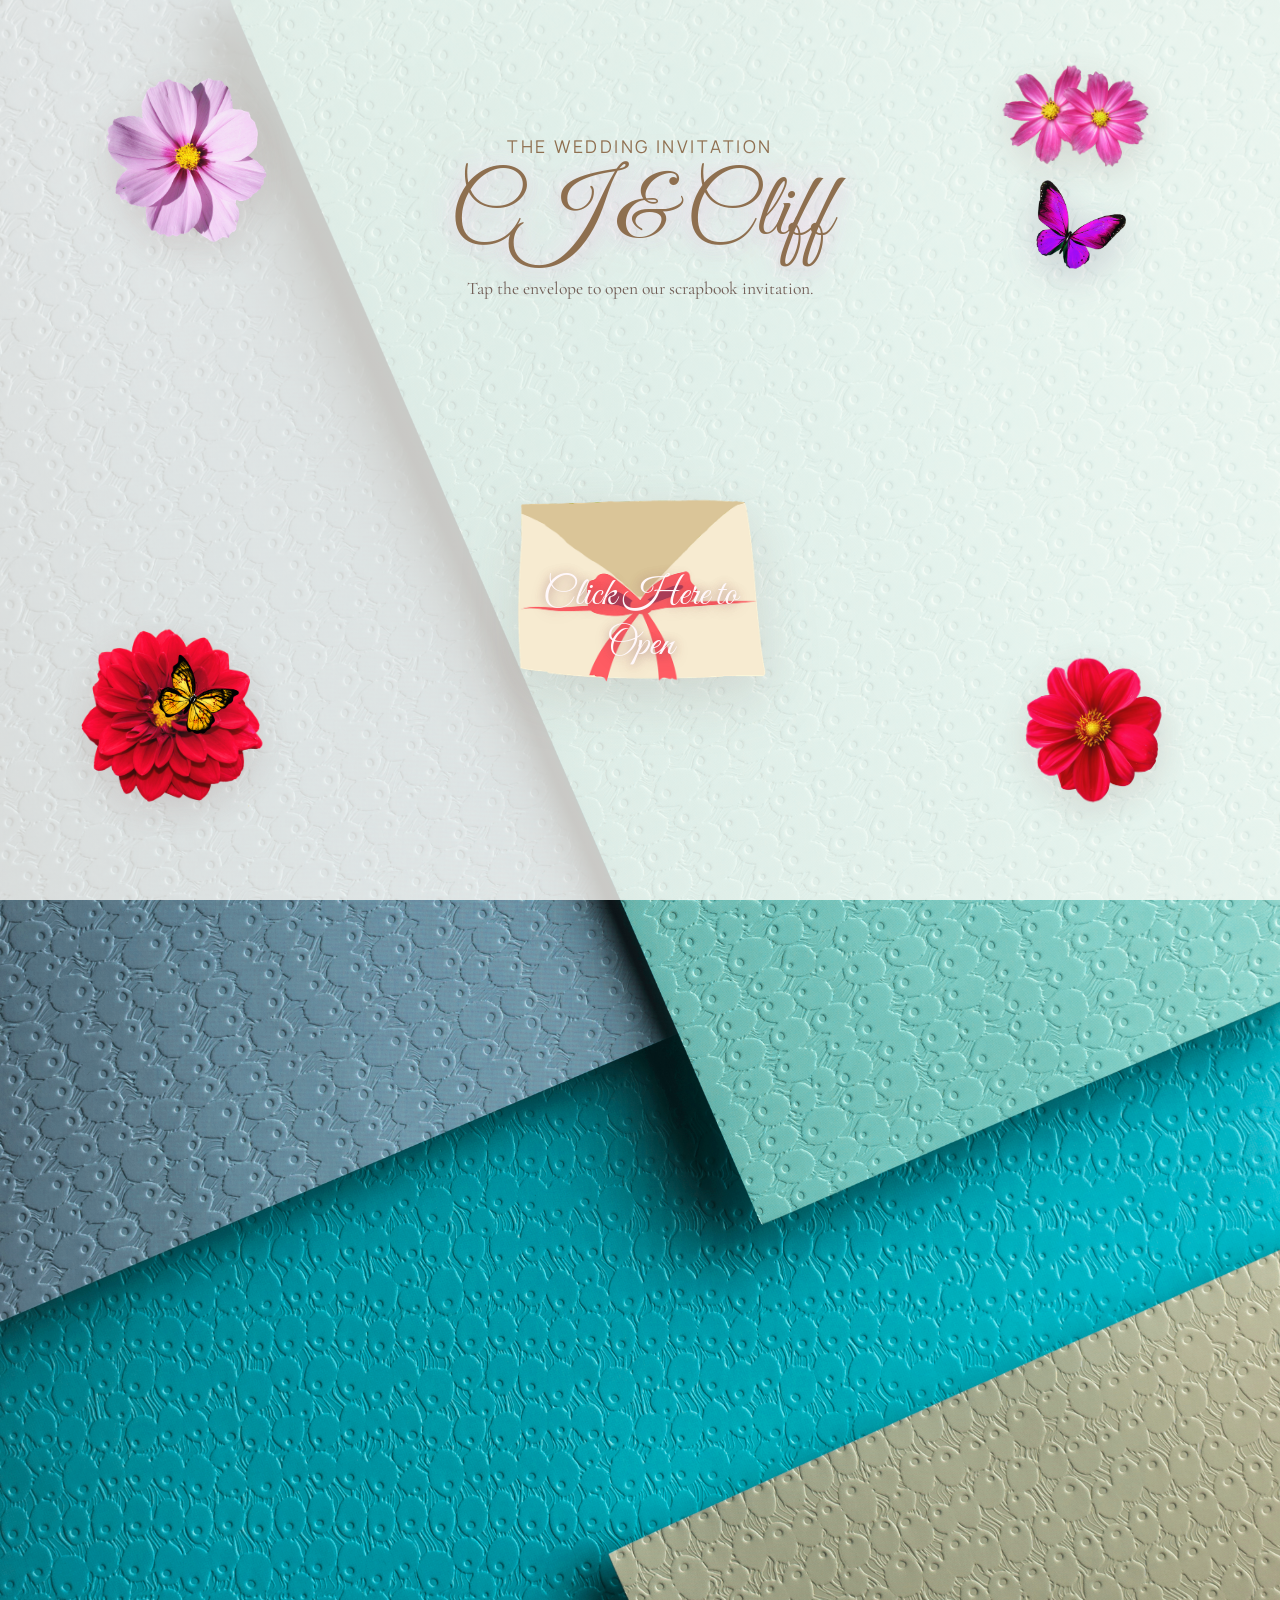
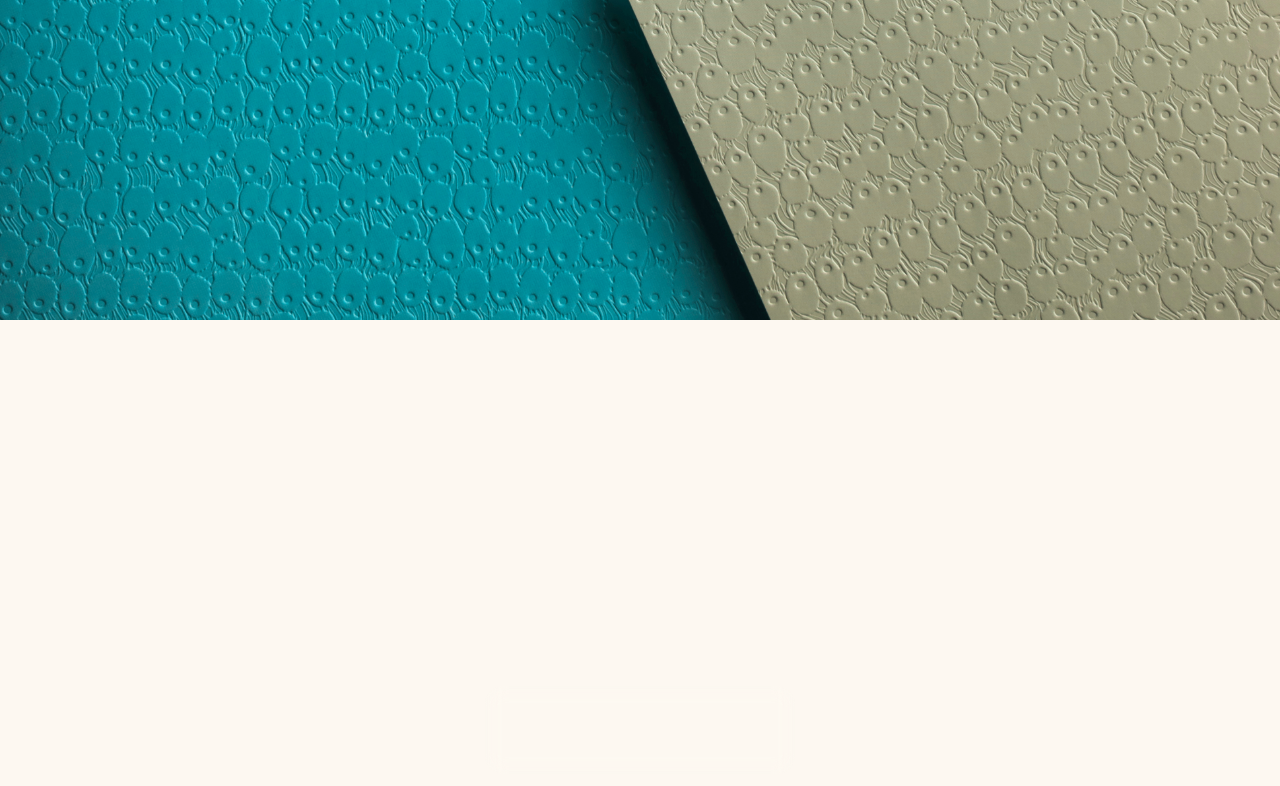
<file: index.html>
﻿<!DOCTYPE html>
<html lang="en">
<head>
    <meta charset="utf-8">
    <title>CJ &amp; Cliff | Wedding</title>
    <meta name="viewport" content="width=device-width, initial-scale=1.0">
    <meta name="description" content="Whimsical scrapbook wedding invitation for CJ and Cliff">
    <link rel="preconnect" href="https://fonts.googleapis.com">
    <link rel="preconnect" href="https://fonts.gstatic.com" crossorigin>
    <link href="https://fonts.googleapis.com/css2?family=Cormorant+Garamond:wght@400;500;600;700&family=Great+Vibes&family=Manrope:wght@400;500;600;700&display=swap" rel="stylesheet">
    <link href="css/style.css?v=20260424aj" rel="stylesheet">
</head>
<body class="landing">
    <main class="landing-shell">
        <section class="envelope-stage" id="home">
            <img class="floating flower flower-a" src="img/single-flower-pink.png" srcset="img/single-flower-pink-mobile.png 480w, img/single-flower-pink.png 1200w" sizes="92px" decoding="async" alt="" aria-hidden="true">
            <img class="floating flower flower-b" src="img/pink-cosmos-pair.png" srcset="img/pink-cosmos-pair-mobile.png 900w, img/pink-cosmos-pair.png 1900w" sizes="(max-width: 767px) 116px, 210px" decoding="async" alt="" aria-hidden="true">
            <img class="floating flower flower-c" src="img/red-flower.png" srcset="img/red-flower-mobile.png 700w, img/red-flower.png 1644w" sizes="(max-width: 767px) 92px, 168px" decoding="async" alt="" aria-hidden="true">
            <img class="floating flower flower-d" src="img/red-dahlia.png" srcset="img/red-dahlia-mobile.png 900w, img/red-dahlia.png 2362w" sizes="(max-width: 767px) 92px, 188px" decoding="async" alt="" aria-hidden="true">
            <img class="floating butterfly butterfly-a" src="img/purple-butterfly.png" srcset="img/purple-butterfly-mobile.png 565w, img/purple-butterfly.png 565w" sizes="58px" decoding="async" alt="" aria-hidden="true">
            <img class="floating butterfly butterfly-b" src="img/yellow-butterfly.png" srcset="img/yellow-butterfly-mobile.png 480w, img/yellow-butterfly.png 1728w" sizes="(max-width: 767px) 54px, 86px" decoding="async" alt="" aria-hidden="true">

            <div class="intro-copy">
                <p class="eyebrow">The Wedding Invitation</p>
                <h1>CJ &amp; Cliff</h1>
                <p>Tap the envelope to open our scrapbook invitation.</p>
            </div>

            <button class="envelope" id="openInvitation" type="button" aria-label="Open invitation">
                <span class="envelope-burst" aria-hidden="true">
                    <img class="envelope-bloom envelope-bloom--center" src="img/pink-cosmos-pair.png" srcset="img/pink-cosmos-pair-mobile.png 900w, img/pink-cosmos-pair.png 1900w" sizes="100px" decoding="async" alt="">
                    <img class="envelope-bloom envelope-bloom--left" src="img/single-flower-pink.png" srcset="img/single-flower-pink-mobile.png 480w, img/single-flower-pink.png 1200w" sizes="82px" decoding="async" alt="">
                    <img class="envelope-bloom envelope-bloom--right" src="img/red-dahlia.png" srcset="img/red-dahlia-mobile.png 900w, img/red-dahlia.png 2362w" sizes="88px" decoding="async" alt="">
                    <img class="envelope-bloom envelope-bloom--small-left" src="img/red-flower.png" srcset="img/red-flower-mobile.png 700w, img/red-flower.png 1644w" sizes="42px" decoding="async" alt="">
                    <img class="envelope-bloom envelope-bloom--small-right" src="img/single-flower-pink.png" srcset="img/single-flower-pink-mobile.png 480w, img/single-flower-pink.png 1200w" sizes="42px" decoding="async" alt="">
                </span>
                <span class="envelope-art envelope-art--closed" aria-hidden="true">
                    <img src="img/hero-envelope-closed.png" srcset="img/hero-envelope-closed-mobile.png 1200w, img/hero-envelope-closed.png 5706w" sizes="(max-width: 767px) 94vw, 520px" fetchpriority="high" alt="">
                </span>
                <span class="envelope-art envelope-art--open" aria-hidden="true">
                    <img src="img/hero-envelope-open.png" srcset="img/hero-envelope-open-mobile.png 1200w, img/hero-envelope-open.png 5706w" sizes="(max-width: 767px) 94vw, 520px" decoding="async" alt="">
                </span>
                <span class="envelope-message">Click Here to Open</span>
            </button>
        </section>

        <section class="scrapbook hidden-board" id="scrapbook">
            <section class="countdown-wrap reveal-on-scroll" aria-labelledby="countdownTitle">
                <div class="countdown-board">
                    <p class="eyebrow">Counting Down To Forever</p>
                    <h2 id="countdownTitle">Wedding Day Countdown</h2>
                    <div class="countdown-grid" id="countdownTimer" data-wedding-date="2026-05-28T16:30:00">
                        <div class="countdown-unit">
                            <strong data-unit="days">00</strong>
                            <span>Days</span>
                        </div>
                        <div class="countdown-unit">
                            <strong data-unit="hours">00</strong>
                            <span>Hours</span>
                        </div>
                        <div class="countdown-unit">
                            <strong data-unit="minutes">00</strong>
                            <span>Minutes</span>
                        </div>
                        <div class="countdown-unit">
                            <strong data-unit="seconds">00</strong>
                            <span>Seconds</span>
                        </div>
                    </div>
                </div>
            </section>

            <img class="sticker sticker-1 floating" src="img/single-flower-pink.png" srcset="img/single-flower-pink-mobile.png 480w, img/single-flower-pink.png 1200w" sizes="82px" loading="lazy" decoding="async" alt="" aria-hidden="true">
            <img class="sticker sticker-2 floating" src="img/pink-cosmos-pair.png" srcset="img/pink-cosmos-pair-mobile.png 900w, img/pink-cosmos-pair.png 1900w" sizes="88px" loading="lazy" decoding="async" alt="" aria-hidden="true">
            <img class="sticker sticker-3 floating" src="img/yellow-butterfly.png" srcset="img/yellow-butterfly-mobile.png 480w, img/yellow-butterfly.png 1728w" sizes="46px" loading="lazy" decoding="async" alt="" aria-hidden="true">
            <img class="sticker sticker-4 floating" src="img/red-flower.png" srcset="img/red-flower-mobile.png 700w, img/red-flower.png 1644w" sizes="58px" loading="lazy" decoding="async" alt="" aria-hidden="true">
            <img class="sticker sticker-5 floating" src="img/purple-butterfly.png" srcset="img/purple-butterfly-mobile.png 565w, img/purple-butterfly.png 565w" sizes="62px" loading="lazy" decoding="async" alt="" aria-hidden="true">
            <img class="sticker sticker-6 floating" src="img/red-dahlia.png" srcset="img/red-dahlia-mobile.png 900w, img/red-dahlia.png 2362w" sizes="72px" loading="lazy" decoding="async" alt="" aria-hidden="true">
            <img class="sticker sticker-7 floating" src="img/wedding-bg.png" loading="lazy" decoding="async" alt="" aria-hidden="true">

            <div class="scrapbook-top">
                <div class="top-envelope">
                    <div class="mini-envelope"></div>
                </div>
                <div class="top-date card-note reveal-on-scroll">
                    <p>28th May</p>
                    <h2>2026</h2>
                    <span>At 4:30 in the afternoon<br>Treasure Trove Resort<br>City of Batac, Ilocos Norte</span>
                </div>
            </div>

            <a class="photo-card reveal-on-scroll" href="couple.html">
                <img src="img/hero-cj-cliff-bg.jpg" decoding="async" alt="CJ and Cliff walking by the beach">
                <div class="photo-card__copy">
                    <span>Please join us as we celebrate the wedding of</span>
                    <strong>CJ<br>and<br>Cliff</strong>
                </div>
            </a>

            <a class="circle-card reveal-on-scroll" href="wedding-details.html">
                <span>Click for the</span>
                <strong>Details</strong>
            </a>

            <a class="rsvp-card reveal-on-scroll" href="rsvp.html">
                <img src="img/rsvp-flower-button.png" srcset="img/rsvp-flower-button-mobile.png 1000w, img/rsvp-flower-button.png 5706w" sizes="112px" loading="lazy" decoding="async" alt="" aria-hidden="true">
                <span>Please</span>
                <strong>RSVP</strong>
                <span>Here</span>
            </a>

            <a class="entourage-card reveal-on-scroll" href="entourage.html">
                <span>Click to see the</span>
                <strong>Entourage</strong>
            </a>

            <a class="polaroid polaroid-one reveal-on-scroll" href="dress-code.html">
                <img src="img/dress-code-photo.jpg" loading="lazy" decoding="async" alt="Dress code preview">
                <span>Dress Code</span>
            </a>

            <a class="polaroid polaroid-two reveal-on-scroll" href="gallery.html">
                <img src="img/see-more-photos.jpg" loading="lazy" decoding="async" alt="Bride and groom gallery preview">
                <span>See More Photos</span>
            </a>

            <a class="polaroid polaroid-three reveal-on-scroll" href="wedding-details.html">
                <img src="img/wedding-details-photo.jpg" loading="lazy" decoding="async" alt="Wedding details preview">
                <span>Wedding Details</span>
            </a>
        </section>
    </main>

    <script src="js/main.js?v=20260424q"></script>
</body>
</html>
</file>
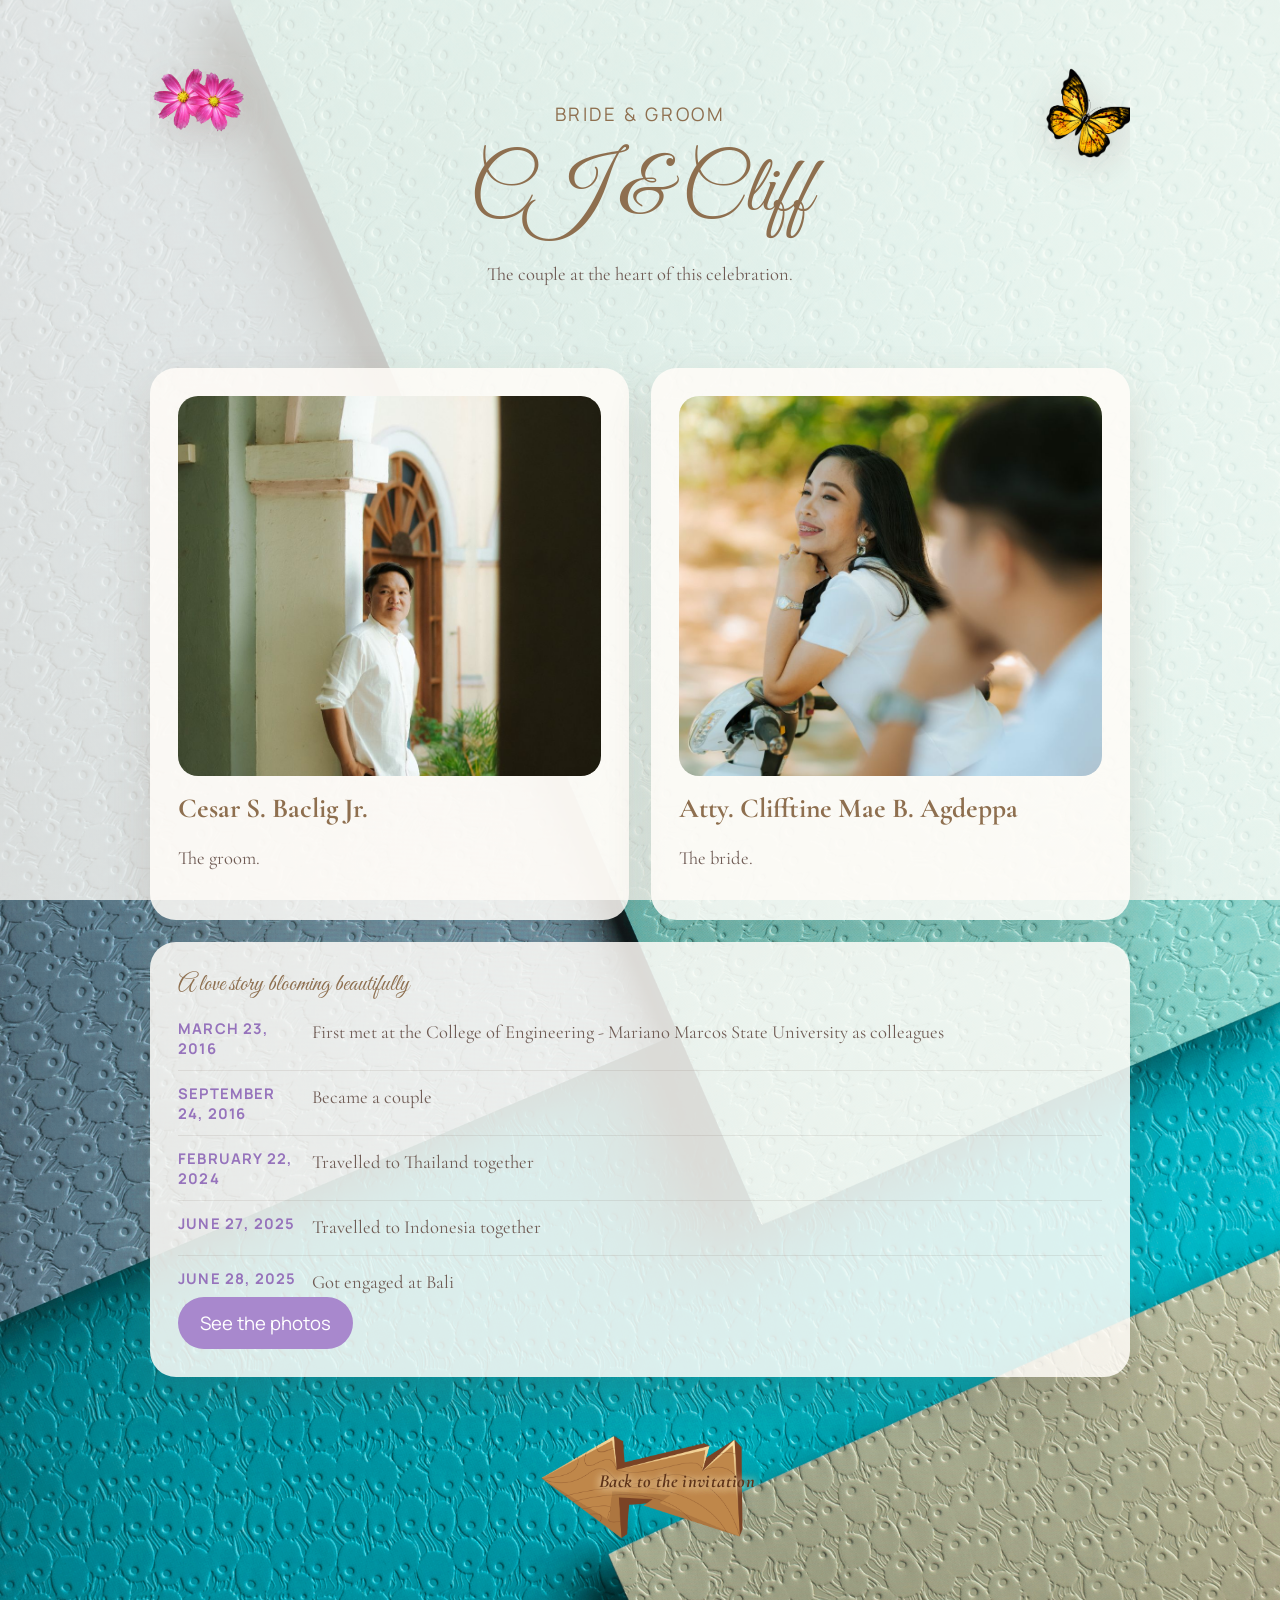
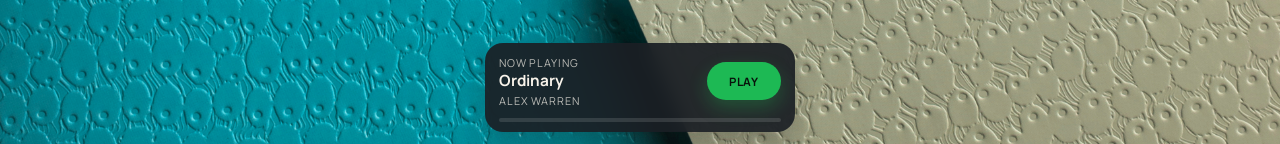
<file: couple.html>
﻿<!DOCTYPE html>
<html lang="en">
<head>
    <meta charset="utf-8">
    <title>Bride &amp; Groom | CJ &amp; Cliff</title>
    <meta name="viewport" content="width=device-width, initial-scale=1.0">
    <link rel="preconnect" href="https://fonts.googleapis.com">
    <link rel="preconnect" href="https://fonts.gstatic.com" crossorigin>
    <link href="https://fonts.googleapis.com/css2?family=Cormorant+Garamond:wght@400;500;600;700&family=Great+Vibes&family=Manrope:wght@400;500;600;700&display=swap" rel="stylesheet">
    <link href="css/style.css?v=20260424ah" rel="stylesheet">
</head>
<body class="subpage">
    <main class="page-wrap">
        <section class="page-hero">
            <img class="page-decor page-decor-left floating" src="img/pink-cosmos-pair.png" srcset="img/pink-cosmos-pair-mobile.png 900w, img/pink-cosmos-pair.png 1900w" sizes="92px" decoding="async" alt="" aria-hidden="true">
            <img class="page-decor page-decor-right floating" src="img/yellow-butterfly.png" srcset="img/yellow-butterfly-mobile.png 480w, img/yellow-butterfly.png 1728w" sizes="68px" decoding="async" alt="" aria-hidden="true">
            <p class="eyebrow">Bride &amp; Groom</p>
            <h1>CJ &amp; Cliff</h1>
            <p>The couple at the heart of this celebration.</p>
        </section>

        <section class="page-content">
            <div class="portrait-grid">
                <article class="paper-card portrait-card reveal-on-scroll">
                    <img class="portrait-photo portrait-photo-groom" src="img/groom-portrait-mobile.jpg" decoding="async" alt="Portrait of groom Cesar S. Baclig Jr.">
                    <h3>Cesar S. Baclig Jr.</h3>
                    <p>The groom.</p>
                </article>
                <article class="paper-card portrait-card reveal-on-scroll">
                    <img class="portrait-photo portrait-photo-bride" src="img/bride-portrait-mobile.jpg" decoding="async" alt="Portrait of bride Atty. Clifftine Mae B. Agdeppa">
                    <h3>Atty. Clifftine Mae B. Agdeppa</h3>
                    <p>The bride.</p>
                </article>
            </div>

            <article class="paper-card reveal-on-scroll">
                <h2>A love story blooming beautifully</h2>
                <div class="timeline-list love-story-list">
                    <div><strong>March 23, 2016</strong><span>First met at the College of Engineering - Mariano Marcos State University as colleagues</span></div>
                    <div><strong>September 24, 2016</strong><span>Became a couple</span></div>
                    <div><strong>February 22, 2024</strong><span>Travelled to Thailand together</span></div>
                    <div><strong>June 27, 2025</strong><span>Travelled to Indonesia together</span></div>
                    <div><strong>June 28, 2025</strong><span>Got engaged at Bali</span></div>
                </div>
                <a class="button-link" href="gallery.html">See the photos</a>
            </article>

            <a class="back-link" href="index.html#scrapbook">Back to the invitation</a>
        </section>
    </main>
    <script src="js/main.js?v=20260424q"></script>
</body>
</html>
</file>
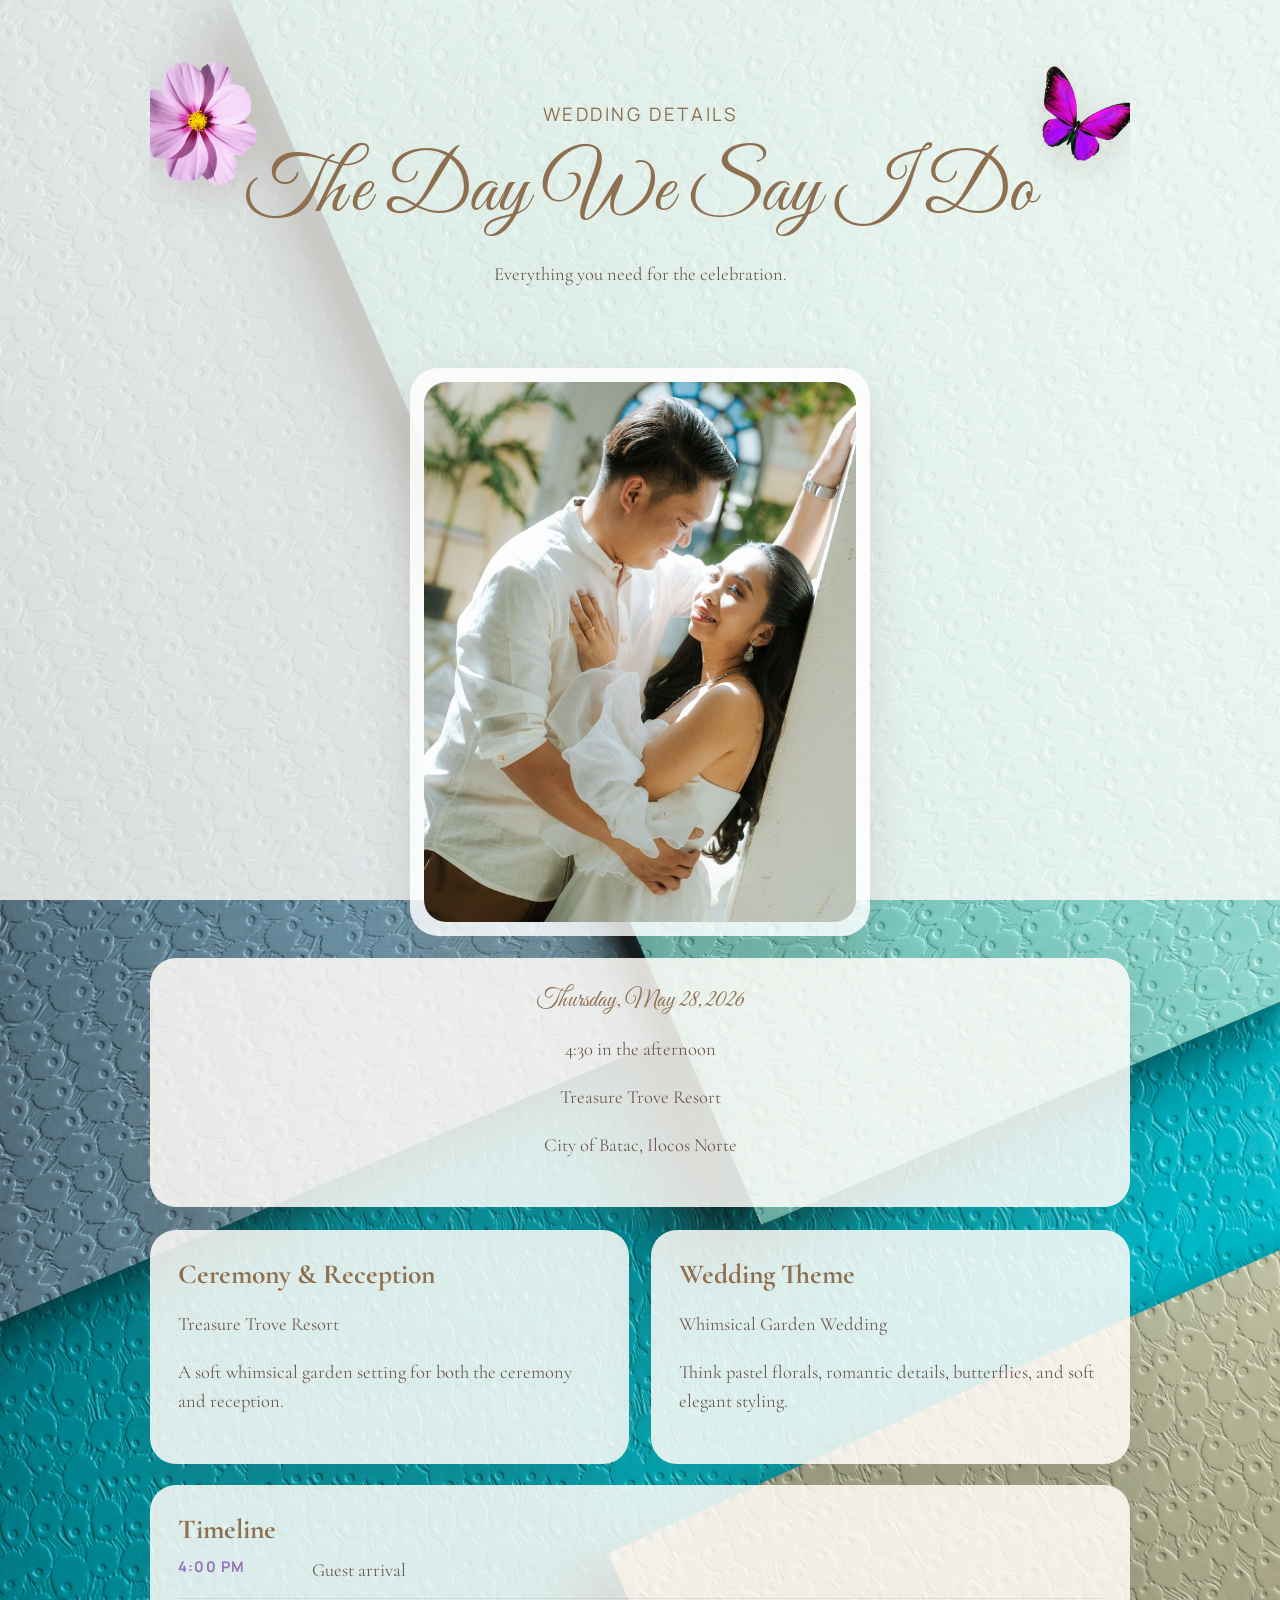
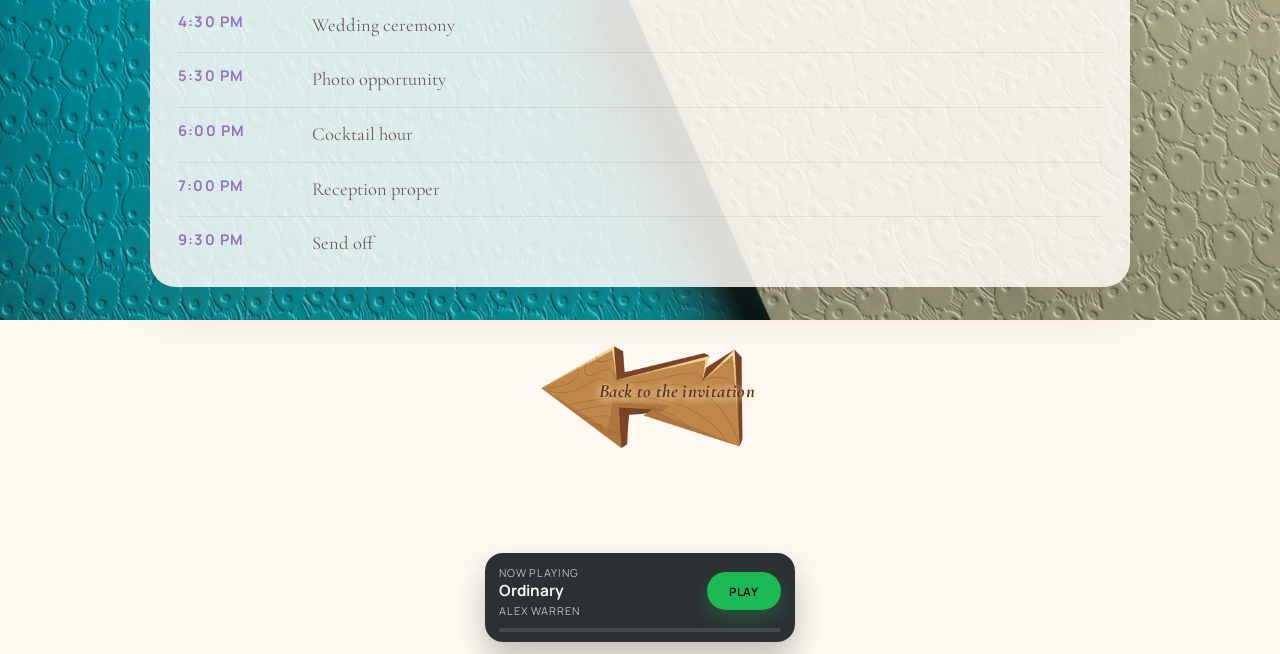
<file: details.html>
﻿<!DOCTYPE html>
<html lang="en">
<head>
    <meta charset="utf-8">
    <title>Wedding Details | CJ &amp; Cliff</title>
    <meta name="viewport" content="width=device-width, initial-scale=1.0">
    <link rel="preconnect" href="https://fonts.googleapis.com">
    <link rel="preconnect" href="https://fonts.gstatic.com" crossorigin>
    <link href="https://fonts.googleapis.com/css2?family=Cormorant+Garamond:wght@400;500;600;700&family=Great+Vibes&family=Manrope:wght@400;500;600;700&display=swap" rel="stylesheet">
    <link href="css/style.css?v=20260424ah" rel="stylesheet">
</head>
<body class="subpage">
    <main class="page-wrap">
        <section class="page-hero">
            <img class="page-decor page-decor-left floating" src="img/single-flower-pink.png" srcset="img/single-flower-pink-mobile.png 480w, img/single-flower-pink.png 1200w" sizes="92px" decoding="async" alt="" aria-hidden="true">
            <img class="page-decor page-decor-right floating" src="img/purple-butterfly.png" srcset="img/purple-butterfly-mobile.png 565w, img/purple-butterfly.png 565w" sizes="68px" decoding="async" alt="" aria-hidden="true">
            <p class="eyebrow">Wedding Details</p>
            <h1>The Day We Say I Do</h1>
            <p>Everything you need for the celebration.</p>
        </section>

        <section class="page-content">
            <figure class="feature-photo-card reveal-on-scroll floating-card">
                <img src="img/wedding-details-photo.jpg" decoding="async" alt="CJ and Cliff embracing in a sunlit pre-wedding portrait">
            </figure>

            <article class="paper-card center-card reveal-on-scroll">
                <h2>Thursday, May 28, 2026</h2>
                <p>4:30 in the afternoon</p>
                <p>Treasure Trove Resort</p>
				<p>City of Batac, Ilocos Norte</p> 
			</article>

            <div class="info-grid">
                <article class="paper-card reveal-on-scroll">
                    <h3>Ceremony &amp; Reception</h3>
                    <p>Treasure Trove Resort</p>
                    <p>A soft whimsical garden setting for both the ceremony and reception.</p>
                </article>
                <article class="paper-card reveal-on-scroll">
                    <h3>Wedding Theme</h3>
                    <p>Whimsical Garden Wedding</p>
                    <p>Think pastel florals, romantic details, butterflies, and soft elegant styling.</p>
                </article>
            </div>

            <article class="paper-card reveal-on-scroll">
                <h3>Timeline</h3>
                <div class="timeline-list">
                    <div><strong>4:00 PM</strong><span>Guest arrival</span></div>
                    <div><strong>4:30 PM</strong><span>Wedding ceremony</span></div>
                    <div><strong>5:30 PM</strong><span>Photo opportunity</span></div>
                    <div><strong>6:00 PM</strong><span>Cocktail hour</span></div>
                    <div><strong>7:00 PM</strong><span>Reception proper</span></div>
                    <div><strong>9:30 PM</strong><span>Send off</span></div>
                </div>
            </article>

            <a class="back-link" href="index.html#scrapbook">Back to the invitation</a>
        </section>
    </main>
    <script src="js/main.js?v=20260424q"></script>
</body>
</html>
</file>
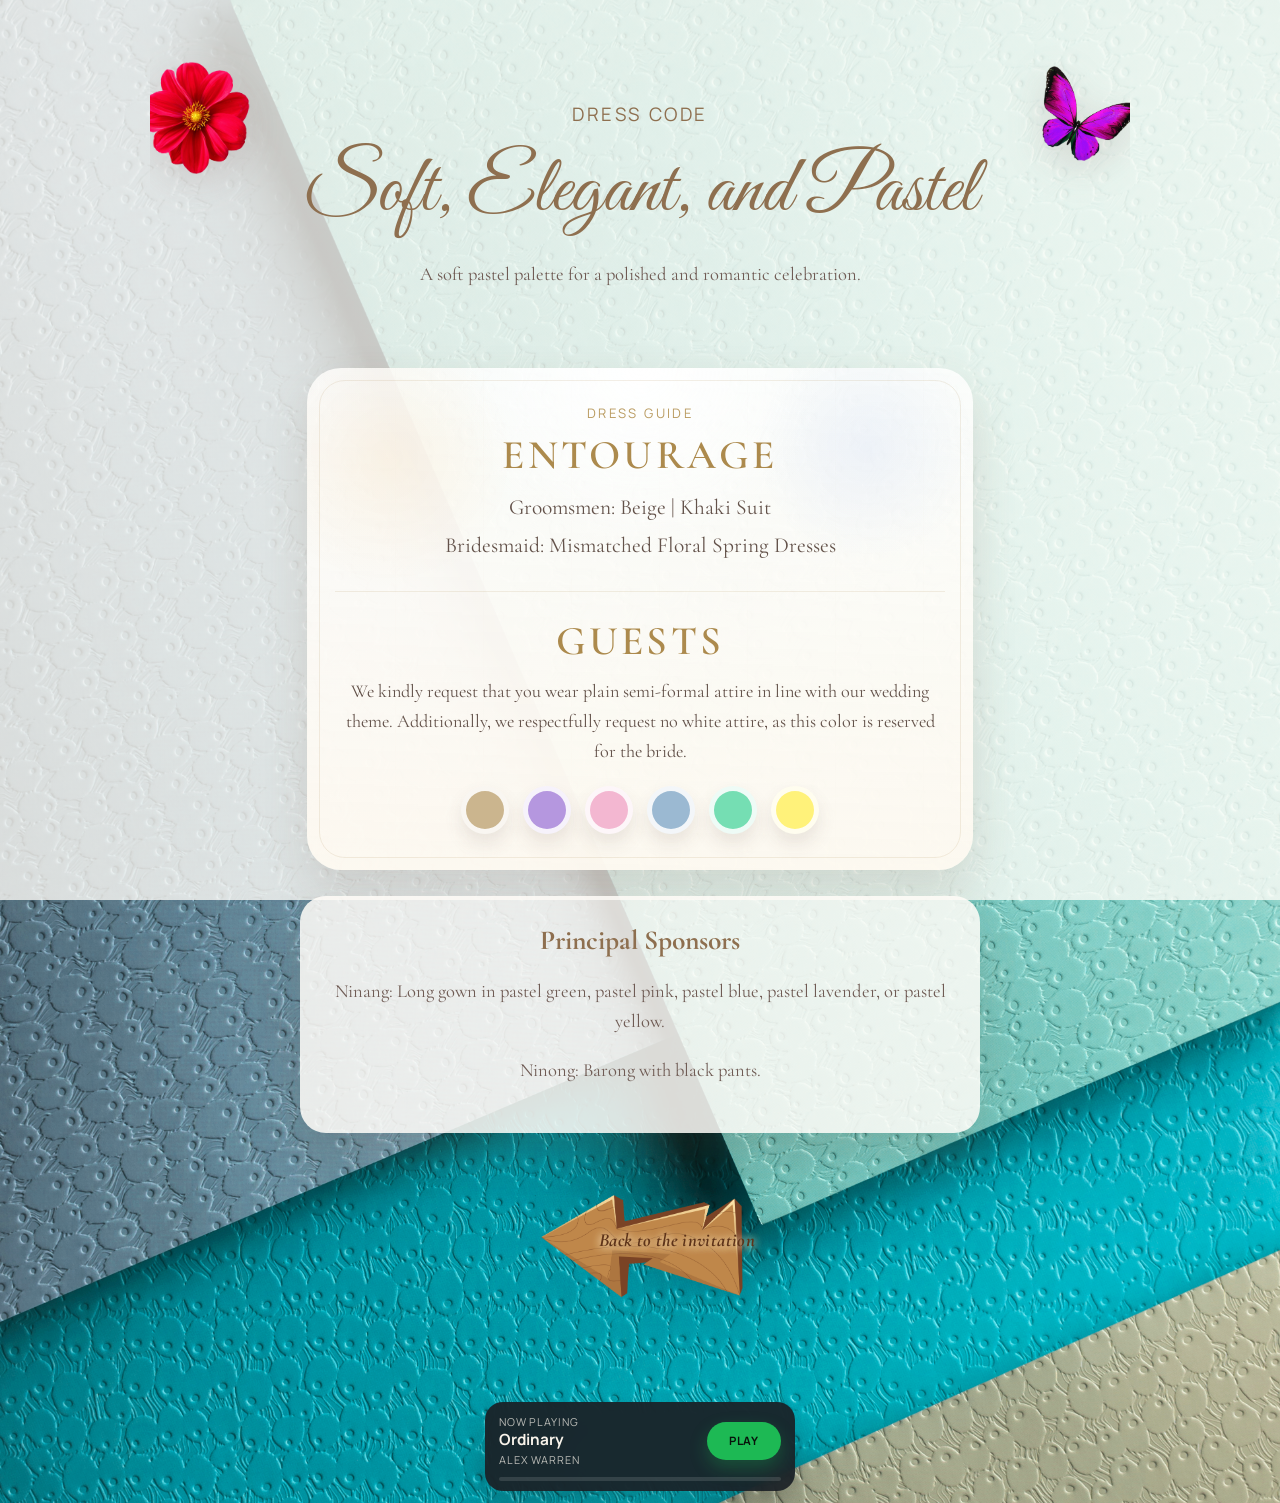
<file: dress-code.html>
﻿<!DOCTYPE html>
<html lang="en">
<head>
    <meta charset="utf-8">
    <title>Dress Code | CJ &amp; Cliff</title>
    <meta name="viewport" content="width=device-width, initial-scale=1.0">
    <link rel="preconnect" href="https://fonts.googleapis.com">
    <link rel="preconnect" href="https://fonts.gstatic.com" crossorigin>
    <link href="https://fonts.googleapis.com/css2?family=Cormorant+Garamond:wght@400;500;600;700&family=Great+Vibes&family=Manrope:wght@400;500;600;700&display=swap" rel="stylesheet">
    <link href="css/style.css?v=20260424ah" rel="stylesheet">
</head>
<body class="subpage dress-code-page">
    <main class="page-wrap">
        <section class="page-hero">
            <img class="page-decor page-decor-left floating" src="img/red-flower.png" srcset="img/red-flower-mobile.png 700w, img/red-flower.png 1644w" sizes="92px" decoding="async" alt="" aria-hidden="true">
            <img class="page-decor page-decor-right floating" src="img/purple-butterfly.png" srcset="img/purple-butterfly-mobile.png 565w, img/purple-butterfly.png 565w" sizes="68px" decoding="async" alt="" aria-hidden="true">
            <p class="eyebrow">Dress Code</p>
            <h1>Soft, Elegant, and Pastel</h1>
            <p>A soft pastel palette for a polished and romantic celebration.</p>
        </section>

        <section class="page-content">
            <section class="dress-code-poster reveal-on-scroll" aria-labelledby="dressCodePosterTitle">
<section class="dress-code-block" aria-labelledby="dressCodePosterTitle">
                    <p class="dress-code-block__eyebrow">Dress Guide</p>
                    <h2 id="dressCodePosterTitle">Entourage</h2>
                    <p class="dress-code-block__copy">Groomsmen: Beige | Khaki Suit</p>
                    <p class="dress-code-block__copy">Bridesmaid: Mismatched Floral Spring Dresses</p>
                </section>

                <section class="dress-code-block dress-code-block--guests">
                    <h2>Guests</h2>
                    <p class="dress-code-block__note">We kindly request that you wear plain semi-formal attire in line with our wedding theme. Additionally, we respectfully request no white attire, as this color is reserved for the bride.</p>
                    <div class="dress-code-palette" aria-label="Recommended color palette">
                        <span class="dress-code-palette__swatch dress-code-palette__swatch--beige"></span>
                        <span class="dress-code-palette__swatch dress-code-palette__swatch--lavender"></span>
                        <span class="dress-code-palette__swatch dress-code-palette__swatch--pink"></span>
                        <span class="dress-code-palette__swatch dress-code-palette__swatch--blue"></span>
                        <span class="dress-code-palette__swatch dress-code-palette__swatch--mint"></span>
                        <span class="dress-code-palette__swatch dress-code-palette__swatch--yellow"></span>
                    </div>
                </section>
            </section>

            <article class="paper-card dress-code-note reveal-on-scroll">
                <h3>Principal Sponsors</h3>
                <p>Ninang: Long gown in pastel green, pastel pink, pastel blue, pastel lavender, or pastel yellow.</p>
                <p>Ninong: Barong with black pants.</p>
            </article>

            <a class="back-link" href="index.html#scrapbook">Back to the invitation</a>
        </section>
    </main>
    <script src="js/main.js?v=20260424q"></script>
</body>
</html>
</file>
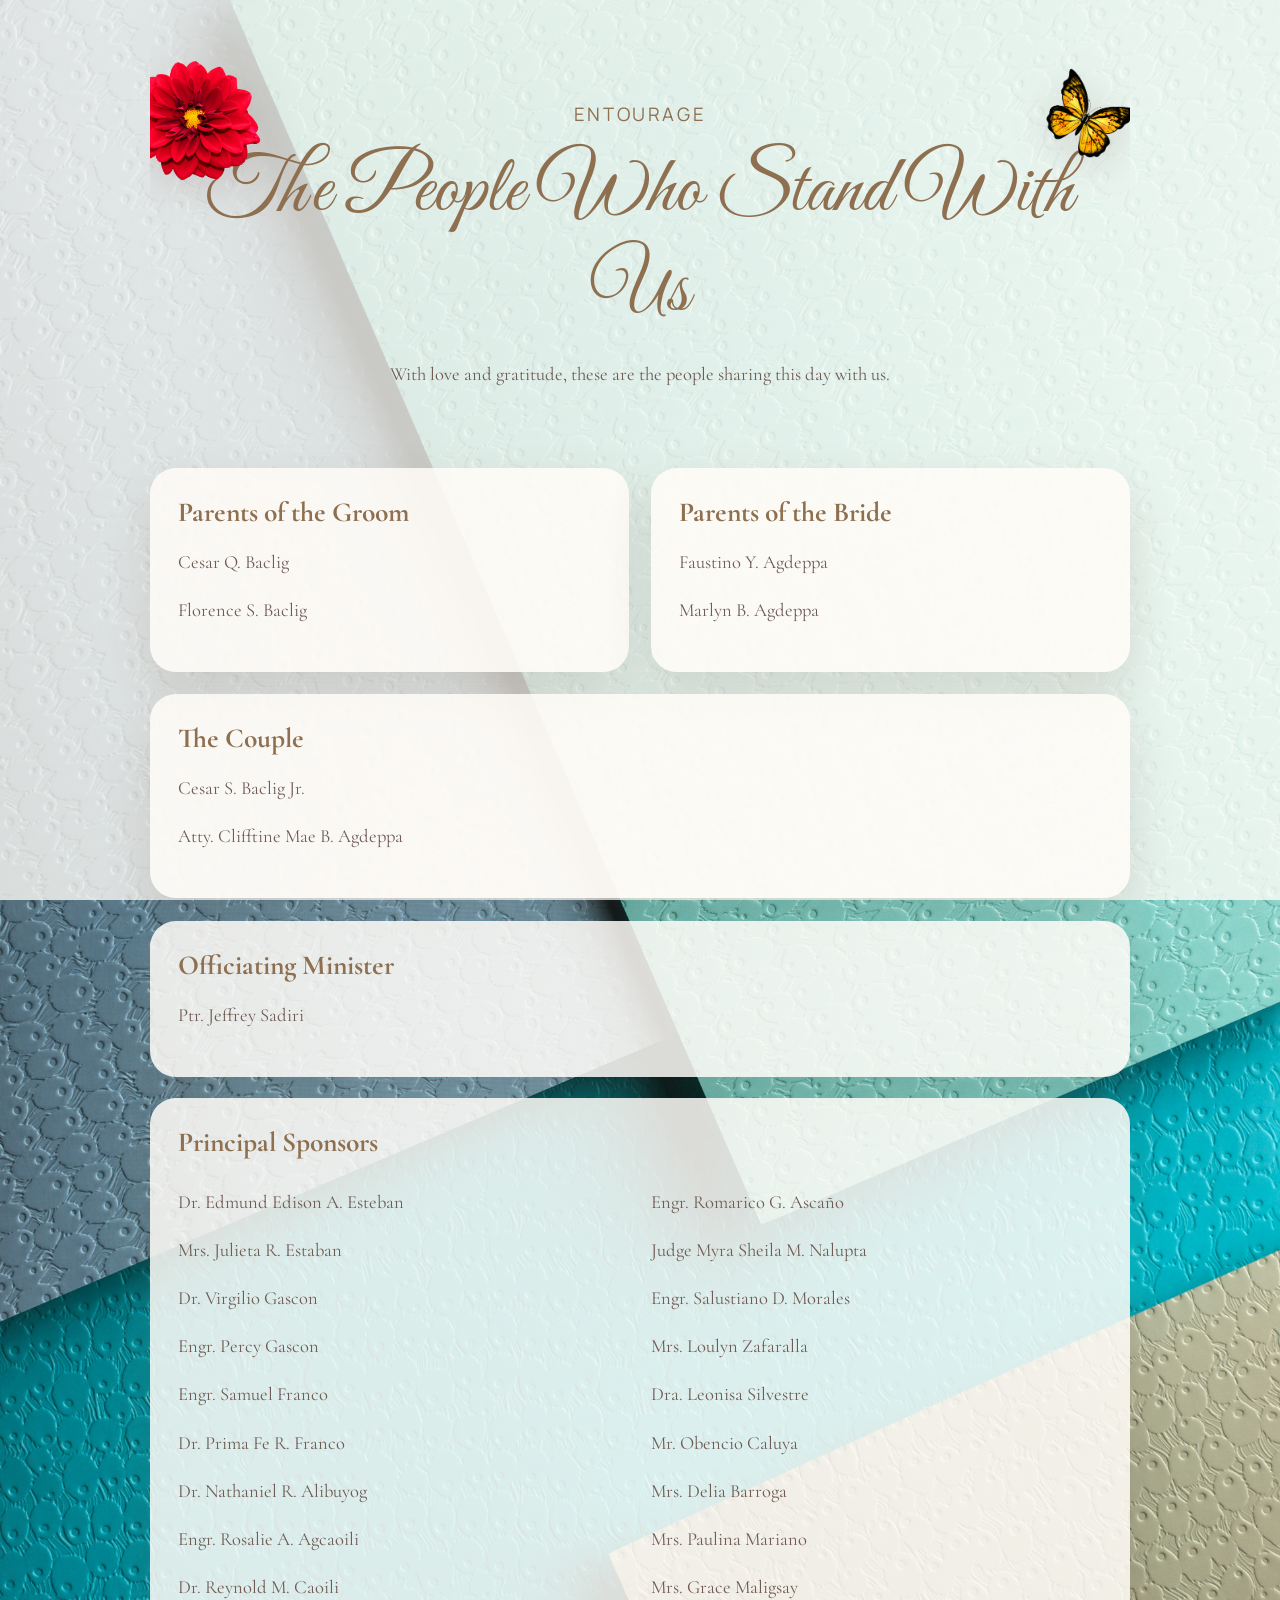
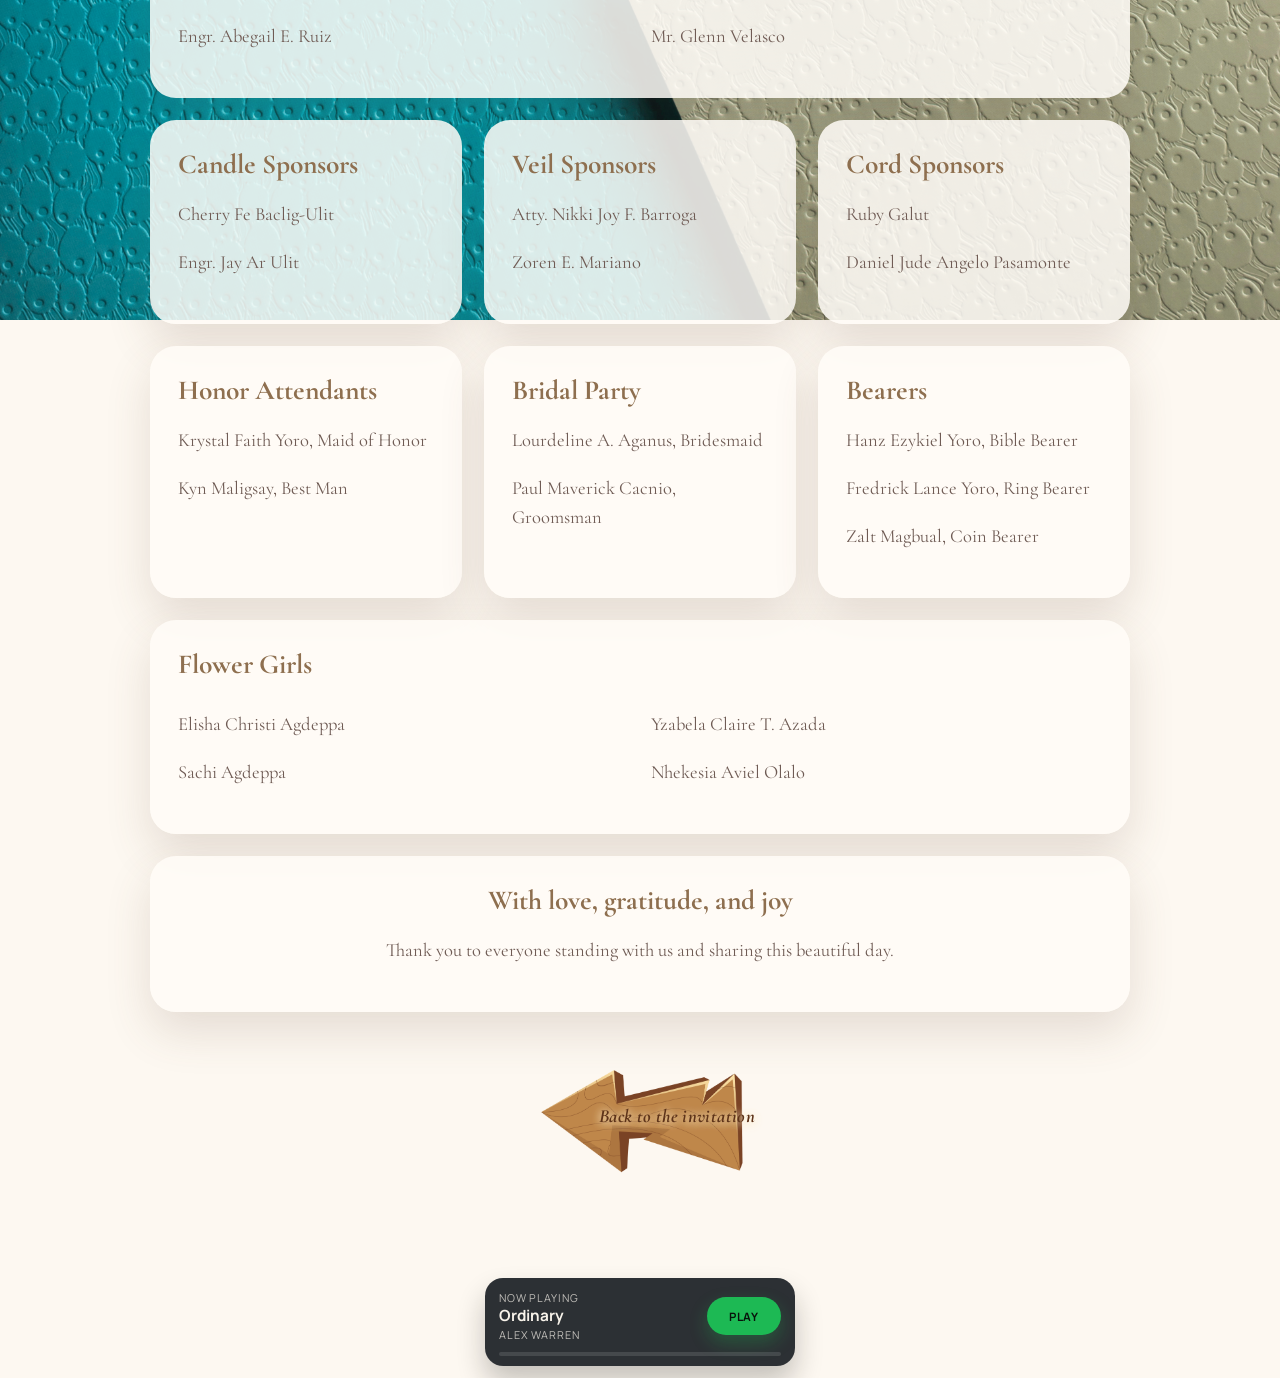
<file: entourage.html>
﻿<!DOCTYPE html>
<html lang="en">
<head>
    <meta charset="utf-8">
    <title>Entourage | CJ &amp; Cliff</title>
    <meta name="viewport" content="width=device-width, initial-scale=1.0">
    <link rel="preconnect" href="https://fonts.googleapis.com">
    <link rel="preconnect" href="https://fonts.gstatic.com" crossorigin>
    <link href="https://fonts.googleapis.com/css2?family=Cormorant+Garamond:wght@400;500;600;700&family=Great+Vibes&family=Manrope:wght@400;500;600;700&display=swap" rel="stylesheet">
    <link href="css/style.css?v=20260424ah" rel="stylesheet">
</head>
<body class="subpage">
    <main class="page-wrap">
        <section class="page-hero">
            <img class="page-decor page-decor-left floating" src="img/red-dahlia.png" srcset="img/red-dahlia-mobile.png 900w, img/red-dahlia.png 2362w" sizes="92px" decoding="async" alt="" aria-hidden="true">
            <img class="page-decor page-decor-right floating" src="img/yellow-butterfly.png" srcset="img/yellow-butterfly-mobile.png 480w, img/yellow-butterfly.png 1728w" sizes="68px" decoding="async" alt="" aria-hidden="true">
            <p class="eyebrow">Entourage</p>
            <h1>The People Who Stand With Us</h1>
            <p>With love and gratitude, these are the people sharing this day with us.</p>
        </section>

        <section class="page-content">
            <div class="info-grid">
                <article class="paper-card reveal-on-scroll">
                    <h3>Parents of the Groom</h3>
                    <p>Cesar Q. Baclig</p>
                    <p>Florence S. Baclig</p>
                </article>
                <article class="paper-card reveal-on-scroll">
                    <h3>Parents of the Bride</h3>
                    <p>Faustino Y. Agdeppa</p>
                    <p>Marlyn B. Agdeppa</p>
                </article>
            </div>

            <article class="paper-card reveal-on-scroll">
                <h3>The Couple</h3>
                <p>Cesar S. Baclig Jr.</p>
                <p>Atty. Clifftine Mae B. Agdeppa</p>
            </article>

            <article class="paper-card reveal-on-scroll">
                <h3>Officiating Minister</h3>
                <p>Ptr. Jeffrey Sadiri</p>
            </article>

            <article class="paper-card reveal-on-scroll">
                <h3>Principal Sponsors</h3>
                <div class="info-grid">
                    <div>
                        <p>Dr. Edmund Edison A. Esteban</p>
                        <p>Mrs. Julieta R. Estaban</p>
                        <p>Dr. Virgilio Gascon</p>
                        <p>Engr. Percy Gascon</p>
                        <p>Engr. Samuel Franco</p>
                        <p>Dr. Prima Fe R. Franco</p>
                        <p>Dr. Nathaniel R. Alibuyog</p>
                        <p>Engr. Rosalie A. Agcaoili</p>
                        <p>Dr. Reynold M. Caoili</p>
                        <p>Engr. Abegail E. Ruiz</p>
                    </div>
                    <div>
                        <p>Engr. Romarico G. Ascaño</p>
                        <p>Judge Myra Sheila M. Nalupta</p>
                        <p>Engr. Salustiano D. Morales</p>
                        <p>Mrs. Loulyn Zafaralla</p>
                        <p>Dra. Leonisa Silvestre</p>
                        <p>Mr. Obencio Caluya</p>
                        <p>Mrs. Delia Barroga</p>
                        <p>Mrs. Paulina Mariano</p>
                        <p>Mrs. Grace Maligsay</p>
                        <p>Mr. Glenn Velasco</p>
                    </div>
                </div>
            </article>

            <div class="info-grid three-up">
                <article class="paper-card reveal-on-scroll">
                    <h3>Candle Sponsors</h3>
                    <p>Cherry Fe Baclig-Ulit</p>
                    <p>Engr. Jay Ar Ulit</p>
                </article>
                <article class="paper-card reveal-on-scroll">
                    <h3>Veil Sponsors</h3>
                    <p>Atty. Nikki Joy F. Barroga</p>
                    <p>Zoren E. Mariano</p>
                </article>
                <article class="paper-card reveal-on-scroll">
                    <h3>Cord Sponsors</h3>
                    <p>Ruby Galut</p>
                    <p>Daniel Jude Angelo Pasamonte</p>
                </article>
            </div>

            <div class="info-grid three-up">
                <article class="paper-card reveal-on-scroll">
                    <h3>Honor Attendants</h3>
                    <p>Krystal Faith Yoro, Maid of Honor</p>
                    <p>Kyn Maligsay, Best Man</p>
                </article>
                <article class="paper-card reveal-on-scroll">
                    <h3>Bridal Party</h3>
                    <p>Lourdeline A. Aganus, Bridesmaid</p>
                    <p>Paul Maverick Cacnio, Groomsman</p>
                </article>
                <article class="paper-card reveal-on-scroll">
                    <h3>Bearers</h3>
                    <p>Hanz Ezykiel Yoro, Bible Bearer</p>
                    <p>Fredrick Lance Yoro, Ring Bearer</p>
                    <p>Zalt Magbual, Coin Bearer</p>
                </article>
            </div>

            <article class="paper-card reveal-on-scroll">
                <h3>Flower Girls</h3>
                <div class="info-grid">
                    <div>
                        <p>Elisha Christi Agdeppa</p>
                        <p>Sachi Agdeppa</p>
                    </div>
                    <div>
                        <p>Yzabela Claire T. Azada</p>
                        <p>Nhekesia Aviel Olalo</p>
                    </div>
                </div>
            </article>

            <article class="paper-card center-card reveal-on-scroll">
                <h3>With love, gratitude, and joy</h3>
                <p>Thank you to everyone standing with us and sharing this beautiful day.</p>
            </article>

            <a class="back-link" href="index.html#scrapbook">Back to the invitation</a>
        </section>
    </main>
    <script src="js/main.js?v=20260424q"></script>
</body>
</html>
</file>
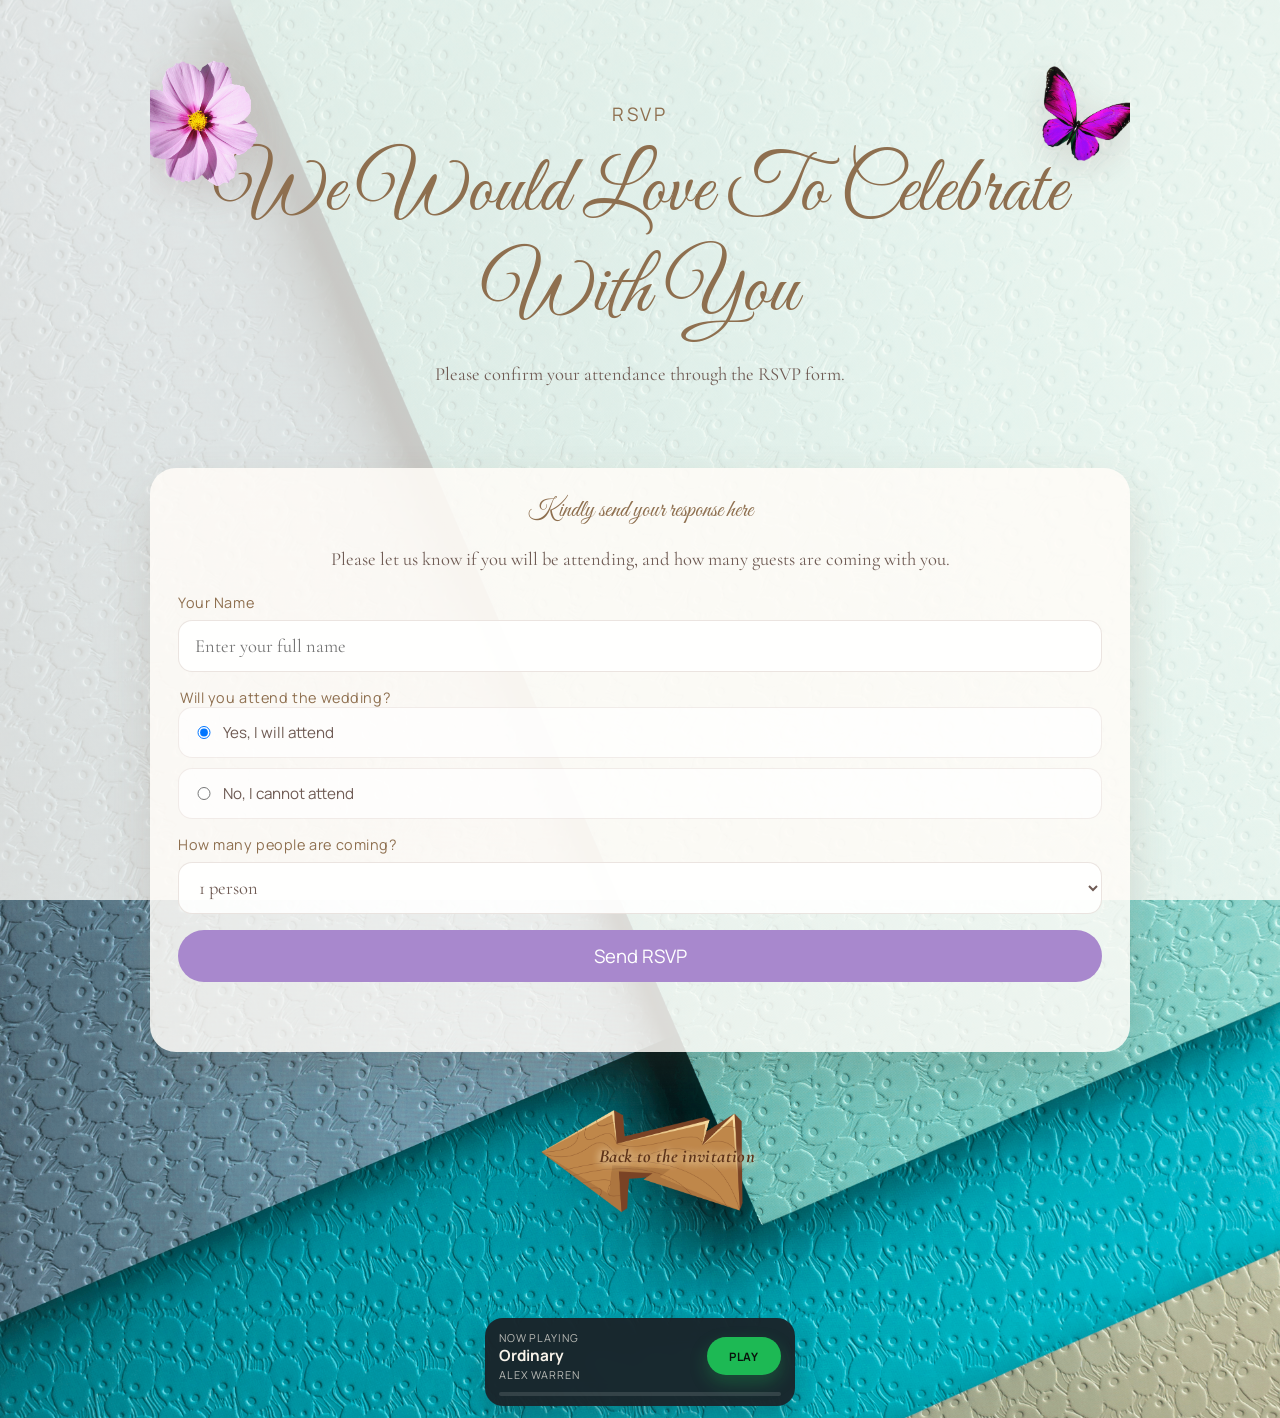
<file: rsvp.html>
﻿<!DOCTYPE html>
<html lang="en">
<head>
    <meta charset="utf-8">
    <title>RSVP | CJ &amp; Cliff</title>
    <meta name="viewport" content="width=device-width, initial-scale=1.0">
    <link rel="preconnect" href="https://fonts.googleapis.com">
    <link rel="preconnect" href="https://fonts.gstatic.com" crossorigin>
    <link href="https://fonts.googleapis.com/css2?family=Cormorant+Garamond:wght@400;500;600;700&family=Great+Vibes&family=Manrope:wght@400;500;600;700&display=swap" rel="stylesheet">
    <link href="css/style.css?v=20260424ah" rel="stylesheet">
</head>
<body class="subpage">
    <main class="page-wrap">
        <section class="page-hero">
            <img class="page-decor page-decor-left floating" src="img/single-flower-pink.png" srcset="img/single-flower-pink-mobile.png 480w, img/single-flower-pink.png 1200w" sizes="92px" decoding="async" alt="" aria-hidden="true">
            <img class="page-decor page-decor-right floating" src="img/purple-butterfly.png" srcset="img/purple-butterfly-mobile.png 565w, img/purple-butterfly.png 565w" sizes="68px" decoding="async" alt="" aria-hidden="true">
            <p class="eyebrow">RSVP</p>
            <h1>We Would Love To Celebrate With You</h1>
            <p>Please confirm your attendance through the RSVP form.</p>
        </section>

        <section class="page-content">
            <article class="paper-card center-card reveal-on-scroll">
                <h2>Kindly send your response here</h2>
                <p>Please let us know if you will be attending, and how many guests are coming with you.</p>
                <form class="rsvp-form" id="customRsvpForm" data-script-url="https://script.google.com/macros/s/AKfycbz9ExQPQFg-iqPymm0yKrRuy8Rx49hCP9rk8O2Kc7eW7smZGiHB6Zzw_etWnKObtLoP/exec">

                    <label class="form-field">
                        <span>Your Name</span>
                        <input type="text" name="guest_name" placeholder="Enter your full name" required>
                    </label>

                    <fieldset class="form-field form-field--choice">
                        <legend>Will you attend the wedding?</legend>
                        <label class="choice-pill">
                            <input type="radio" name="attendance" value="Attending" checked>
                            <span>Yes, I will attend</span>
                        </label>
                        <label class="choice-pill">
                            <input type="radio" name="attendance" value="Not attending">
                            <span>No, I cannot attend</span>
                        </label>
                    </fieldset>

                    <label class="form-field" id="guestCountField">
                        <span>How many people are coming?</span>
                        <select name="guest_count">
                            <option value="1">1 person</option>
                            <option value="2">2 people</option>
                            <option value="3">3 people</option>
                            <option value="4">4 people</option>
                            <option value="5+">5 or more</option>
                        </select>
                    </label>

                    <button class="button-link" id="rsvpSubmitButton" type="submit">Send RSVP</button>
                                        <p class="form-status" id="rsvpStatus" aria-live="polite"></p>
                </form>
            </article>

            <a class="back-link" href="index.html#scrapbook">Back to the invitation</a>
        </section>
    </main>
    <script src="js/main.js?v=20260424q"></script>
</body>
</html>
</file>
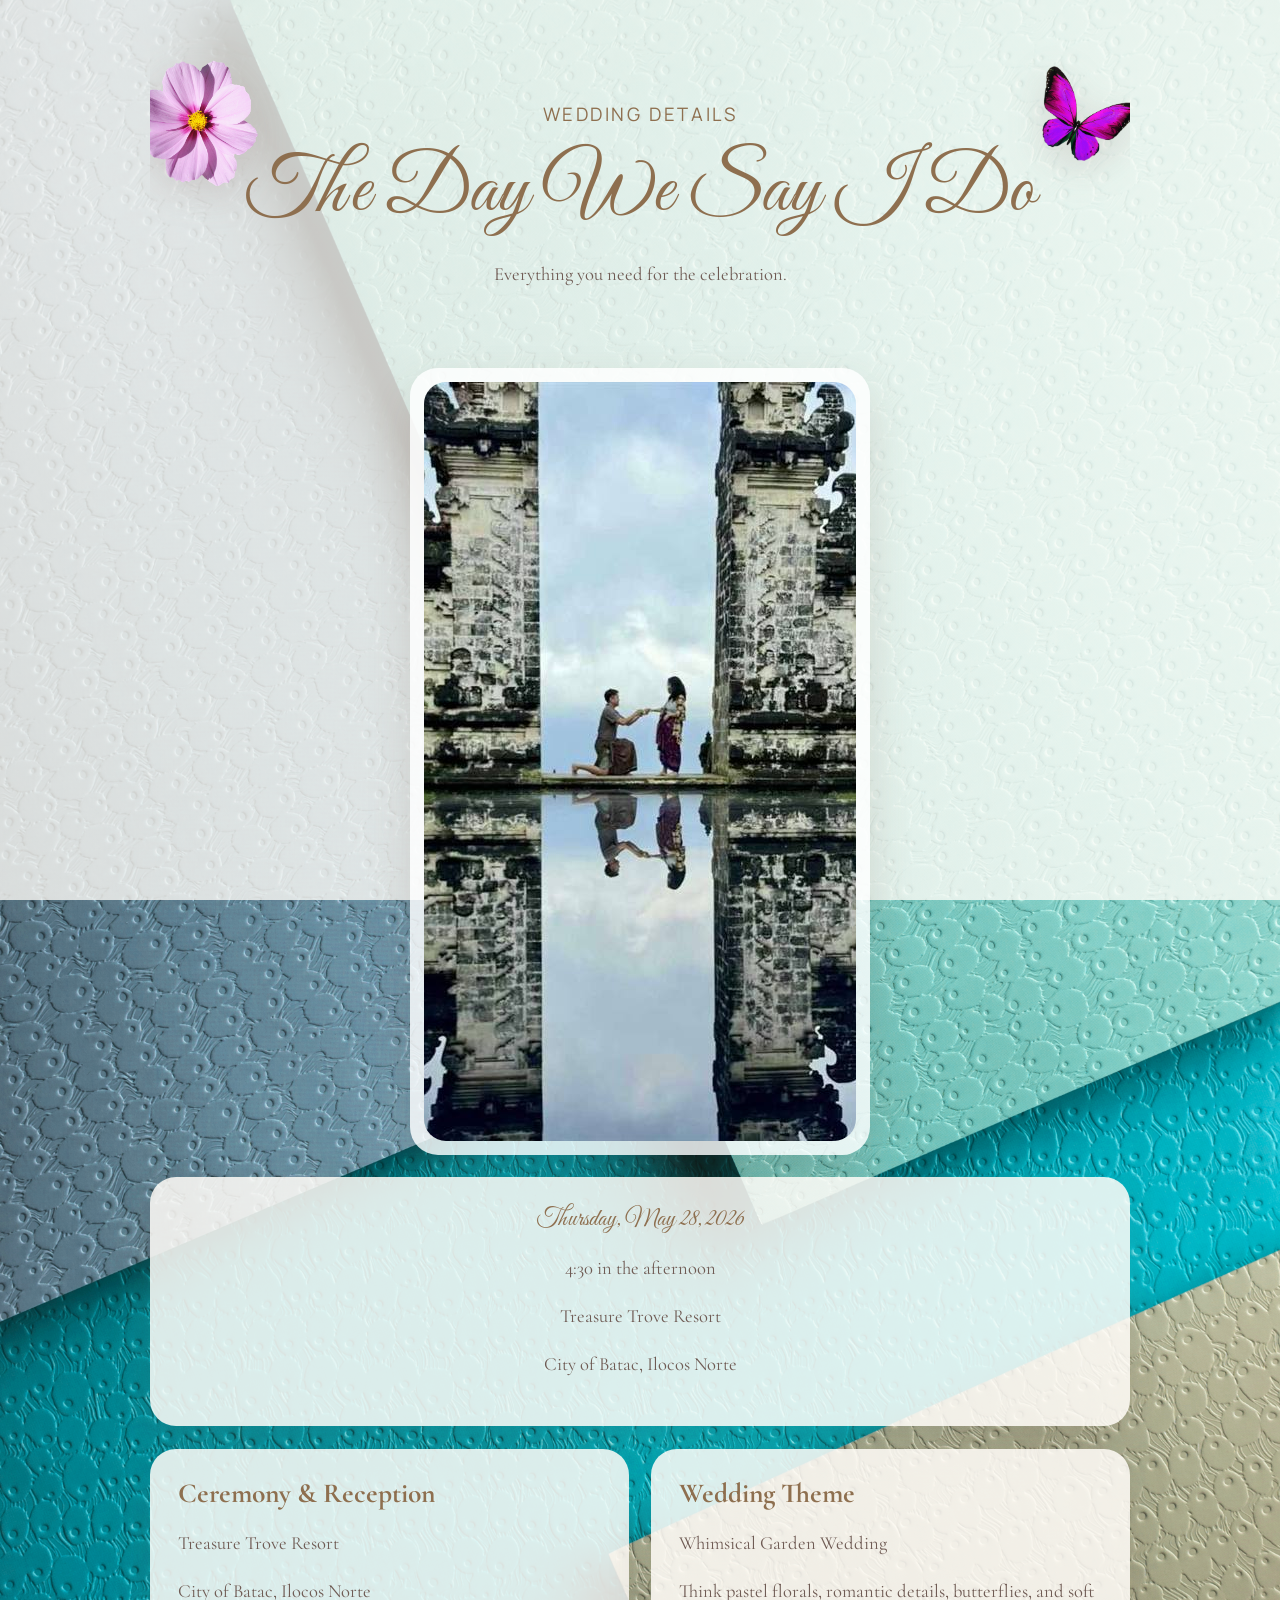
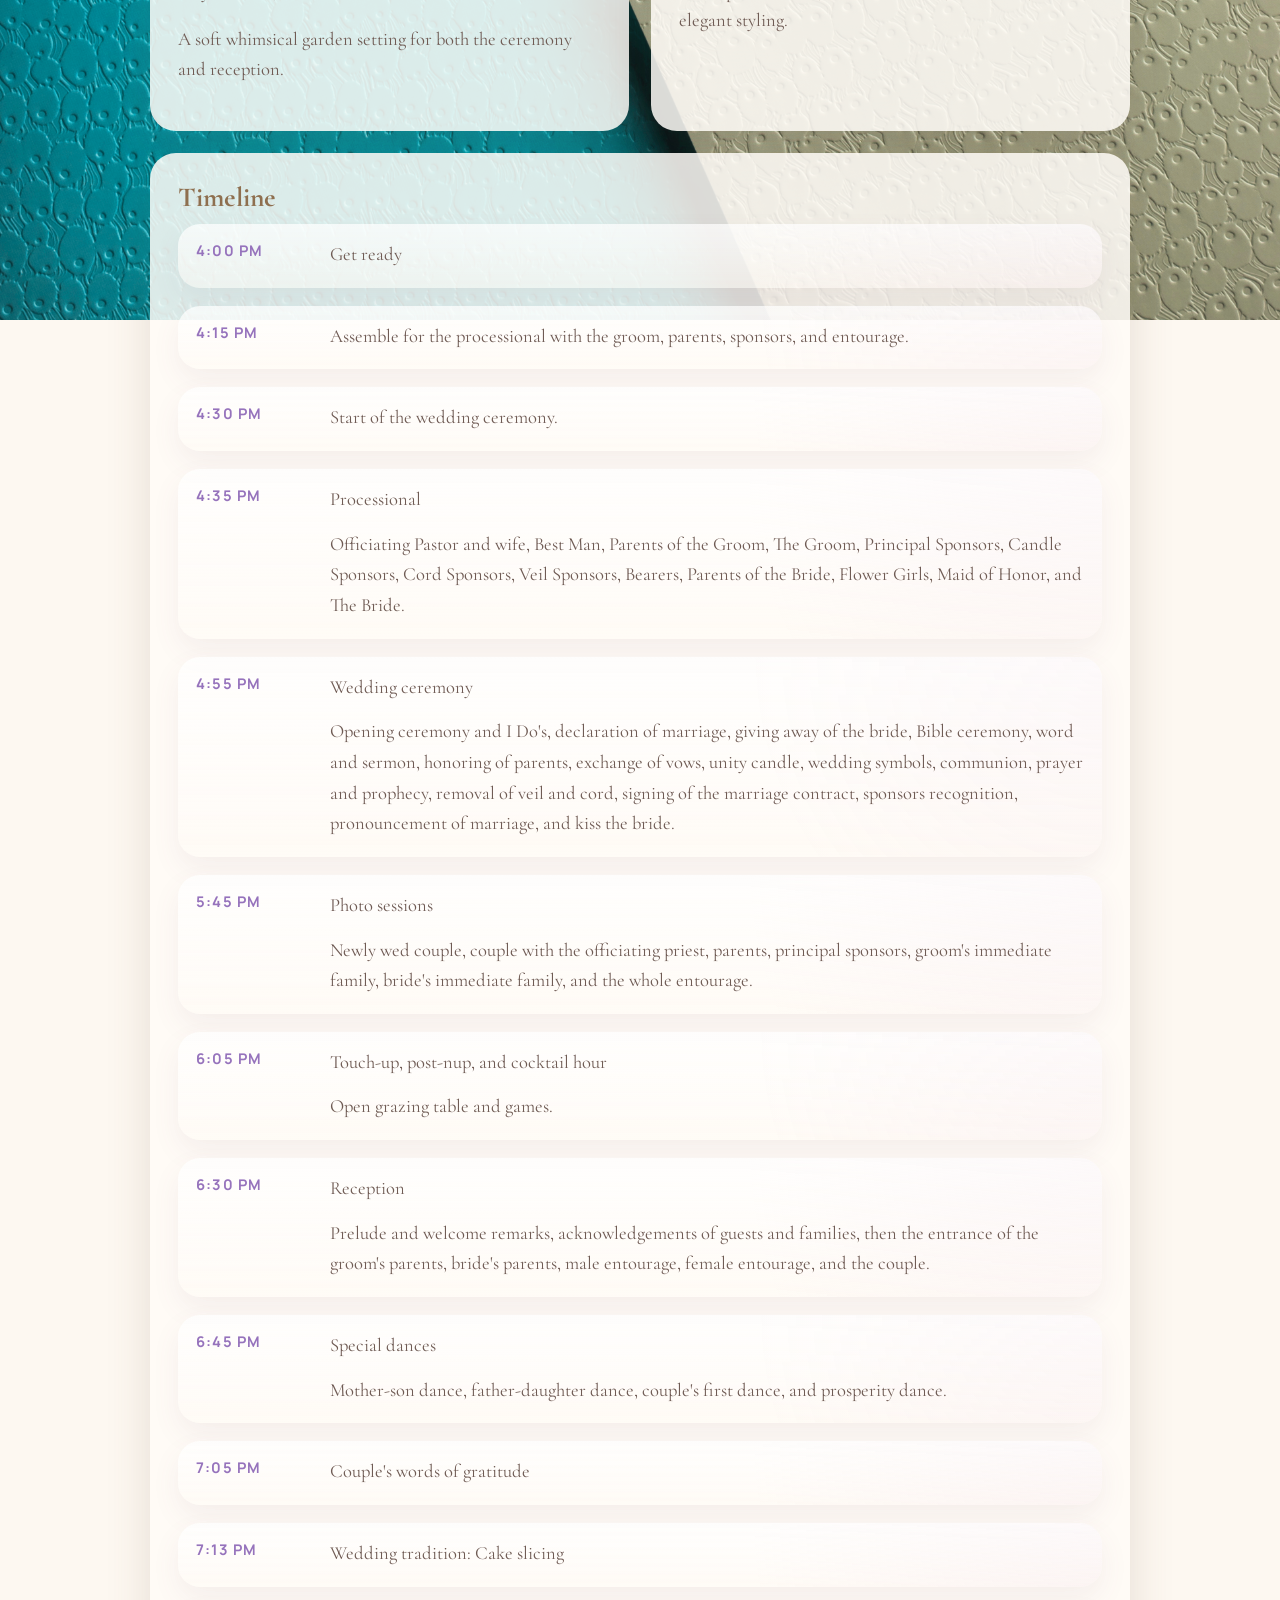
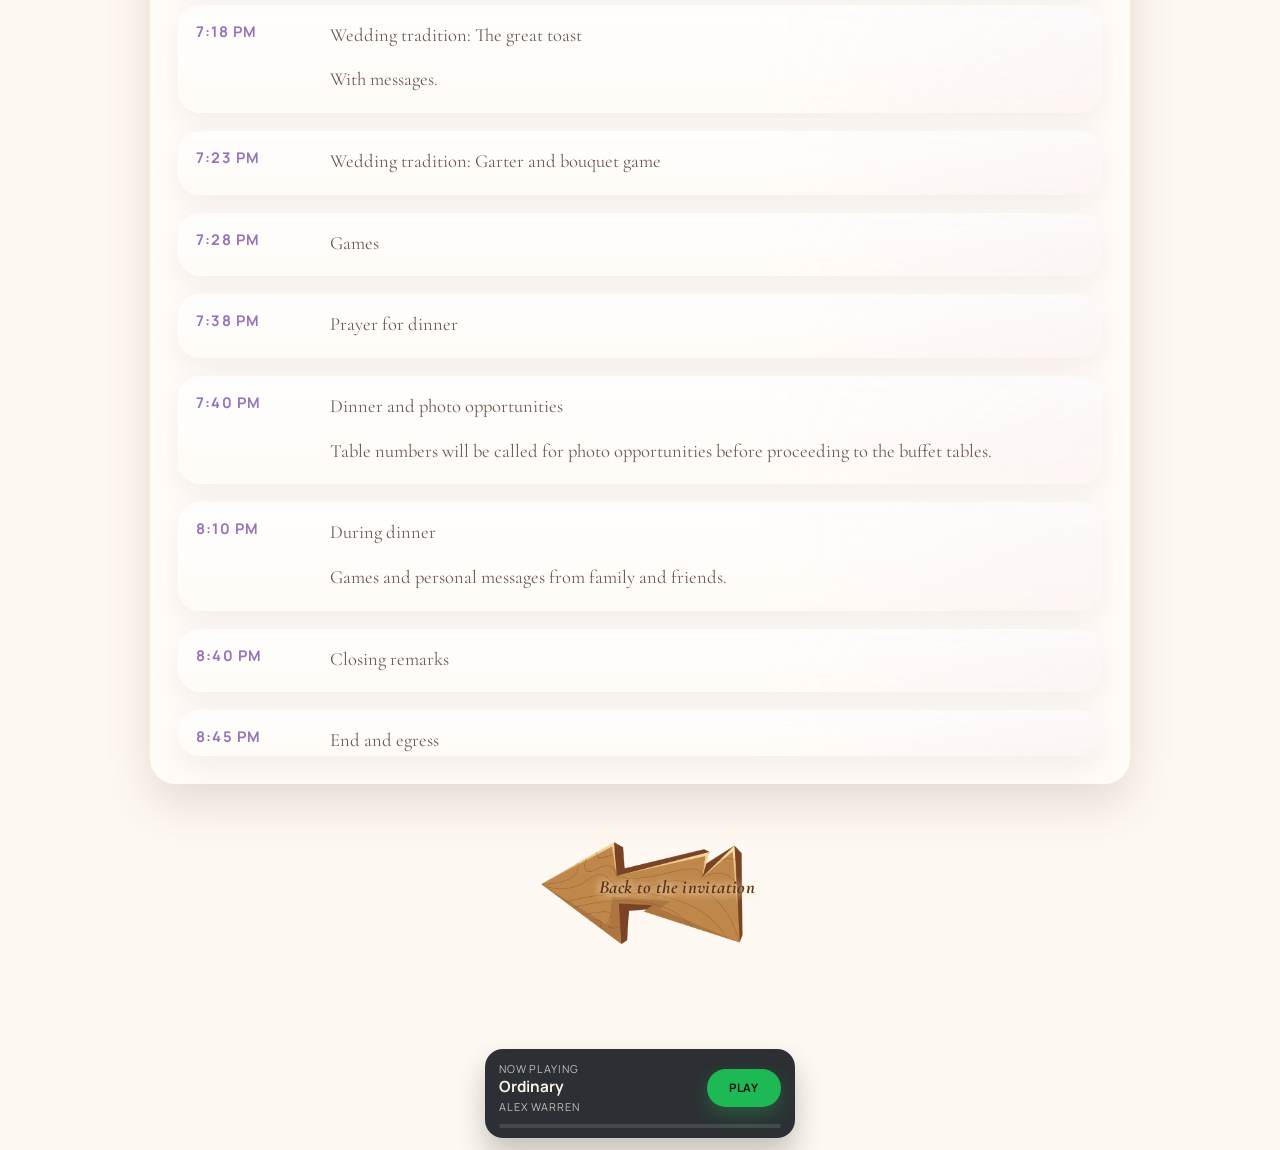
<file: wedding-details.html>
﻿<!DOCTYPE html>
<html lang="en">
<head>
    <meta charset="utf-8">
    <title>Wedding Details | CJ &amp; Cliff</title>
    <meta name="viewport" content="width=device-width, initial-scale=1.0">
    <link rel="preconnect" href="https://fonts.googleapis.com">
    <link rel="preconnect" href="https://fonts.gstatic.com" crossorigin>
    <link href="https://fonts.googleapis.com/css2?family=Cormorant+Garamond:wght@400;500;600;700&family=Great+Vibes&family=Manrope:wght@400;500;600;700&display=swap" rel="stylesheet">
    <link href="css/style.css?v=20260424ah" rel="stylesheet">
</head>
<body class="subpage">
    <main class="page-wrap">
        <section class="page-hero">
            <img class="page-decor page-decor-left floating" src="img/single-flower-pink.png" srcset="img/single-flower-pink-mobile.png 480w, img/single-flower-pink.png 1200w" sizes="92px" decoding="async" alt="" aria-hidden="true">
            <img class="page-decor page-decor-right floating" src="img/purple-butterfly.png" srcset="img/purple-butterfly-mobile.png 565w, img/purple-butterfly.png 565w" sizes="68px" decoding="async" alt="" aria-hidden="true">
            <p class="eyebrow">Wedding Details</p>
            <h1>The Day We Say I Do</h1>
            <p>Everything you need for the celebration.</p>
        </section>

        <section class="page-content">
            <figure class="feature-photo-card reveal-on-scroll floating-card">
                <img src="img/wedding-details-about-1.jpg" width="760" height="759" decoding="async" fetchpriority="high" alt="CJ and Cliff proposal photo framed by stone gates with a reflection below">
            </figure>

            <article class="paper-card center-card reveal-on-scroll">
                <h2>Thursday, May 28, 2026</h2>
                <p>4:30 in the afternoon</p>
                <p>Treasure Trove Resort</p>
                <p>City of Batac, Ilocos Norte</p>
            </article>

            <div class="info-grid">
                <article class="paper-card reveal-on-scroll">
                    <h3>Ceremony &amp; Reception</h3>
                    <p>Treasure Trove Resort</p>
                    <p>City of Batac, Ilocos Norte</p>
                    <p>A soft whimsical garden setting for both the ceremony and reception.</p>
                </article>
                <article class="paper-card reveal-on-scroll">
                    <h3>Wedding Theme</h3>
                    <p>Whimsical Garden Wedding</p>
                    <p>Think pastel florals, romantic details, butterflies, and soft elegant styling.</p>
                </article>
            </div>

            <article class="paper-card reveal-on-scroll">
                <h3>Timeline</h3>
                <div class="timeline-list artistic-timeline">
                    <div>
                        <strong>4:00 PM</strong>
                        <span>Get ready</span>
                    </div>
                    <div>
                        <strong>4:15 PM</strong>
                        <span>Assemble for the processional with the groom, parents, sponsors, and entourage.</span>
                    </div>
                    <div>
                        <strong>4:30 PM</strong>
                        <span>Start of the wedding ceremony.</span>
                    </div>
                    <div>
                        <strong>4:35 PM</strong>
                        <span>Processional</span>
                        <p>Officiating Pastor and wife, Best Man, Parents of the Groom, The Groom, Principal Sponsors, Candle Sponsors, Cord Sponsors, Veil Sponsors, Bearers, Parents of the Bride, Flower Girls, Maid of Honor, and The Bride.</p>
                    </div>
                    <div>
                        <strong>4:55 PM</strong>
                        <span>Wedding ceremony</span>
                        <p>Opening ceremony and I Do's, declaration of marriage, giving away of the bride, Bible ceremony, word and sermon, honoring of parents, exchange of vows, unity candle, wedding symbols, communion, prayer and prophecy, removal of veil and cord, signing of the marriage contract, sponsors recognition, pronouncement of marriage, and kiss the bride.</p>
                    </div>
                    <div>
                        <strong>5:45 PM</strong>
                        <span>Photo sessions</span>
                        <p>Newly wed couple, couple with the officiating priest, parents, principal sponsors, groom's immediate family, bride's immediate family, and the whole entourage.</p>
                    </div>
                    <div>
                        <strong>6:05 PM</strong>
                        <span>Touch-up, post-nup, and cocktail hour</span>
                        <p>Open grazing table and games.</p>
                    </div>
                    <div>
                        <strong>6:30 PM</strong>
                        <span>Reception</span>
                        <p>Prelude and welcome remarks, acknowledgements of guests and families, then the entrance of the groom's parents, bride's parents, male entourage, female entourage, and the couple.</p>
                    </div>
                    <div>
                        <strong>6:45 PM</strong>
                        <span>Special dances</span>
                        <p>Mother-son dance, father-daughter dance, couple's first dance, and prosperity dance.</p>
                    </div>
                    <div>
                        <strong>7:05 PM</strong>
                        <span>Couple's words of gratitude</span>
                    </div>
                    <div>
                        <strong>7:13 PM</strong>
                        <span>Wedding tradition: Cake slicing</span>
                    </div>
                    <div>
                        <strong>7:18 PM</strong>
                        <span>Wedding tradition: The great toast</span>
                        <p>With messages.</p>
                    </div>
                    <div>
                        <strong>7:23 PM</strong>
                        <span>Wedding tradition: Garter and bouquet game</span>
                    </div>
                    <div>
                        <strong>7:28 PM</strong>
                        <span>Games</span>
                    </div>
                    <div>
                        <strong>7:38 PM</strong>
                        <span>Prayer for dinner</span>
                    </div>
                    <div>
                        <strong>7:40 PM</strong>
                        <span>Dinner and photo opportunities</span>
                        <p>Table numbers will be called for photo opportunities before proceeding to the buffet tables.</p>
                    </div>
                    <div>
                        <strong>8:10 PM</strong>
                        <span>During dinner</span>
                        <p>Games and personal messages from family and friends.</p>
                    </div>
                    <div>
                        <strong>8:40 PM</strong>
                        <span>Closing remarks</span>
                    </div>
                    <div>
                        <strong>8:45 PM</strong>
                        <span>End and egress</span>
                    </div>
                </div>
            </article>

            <a class="back-link" href="index.html#scrapbook">Back to the invitation</a>
        </section>
    </main>
    <script src="js/main.js?v=20260424q"></script>
</body>
</html>
</file>
<file: css/style.css>
﻿:root {
    --paper: #fdf8f1;
    --paper-soft: rgba(255, 252, 247, 0.86);
    --rose: #d69dc3;
    --lilac: #b89ad6;
    --blue: #b9caee;
    --yellow: #f2e18a;
    --text: #6f5b54;
    --heading: #8e6f4f;
    --shadow: 0 20px 45px rgba(104, 78, 65, 0.16);
}

* { box-sizing: border-box; }
html { scroll-behavior: smooth; -webkit-text-size-adjust: 100%; }
body { overflow-x: hidden; }
body {
    margin: 0;
    color: var(--text);
    font-family: "Cormorant Garamond", serif;
    background-color: var(--paper);
    background-image:
        linear-gradient(rgba(255, 252, 247, 0.78), rgba(255, 252, 247, 0.78)),
        url("../img/site-paper-bg.jpg");
    background-position: center top;
    background-size: cover;
    background-repeat: no-repeat;
    background-attachment: fixed;
}

body {
    opacity: 0;
    transform: translateY(16px);
    transition: opacity 0.45s ease, transform 0.45s ease;
}

body.page-ready {
    opacity: 1;
    transform: translateY(0);
}

body.page-leaving {
    opacity: 0;
    transform: translateY(18px);
}

.reveal-on-scroll {
    opacity: 0;
    transform: translateY(28px) scale(0.94);
    transition:
        opacity 0.8s ease,
        transform 0.8s cubic-bezier(0.22, 1, 0.36, 1);
    will-change: opacity, transform;
}

.reveal-on-scroll.is-visible {
    opacity: 1;
    transform: translateY(0) scale(1);
}

img { display: block; max-width: 100%; }
a { color: inherit; text-decoration: none; }
button { font: inherit; }

a,
button {
    -webkit-tap-highlight-color: transparent;
}

@keyframes floaty {
    0%, 100% { transform: translateY(0) rotate(0deg); }
    50% { transform: translateY(-14px) rotate(3deg); }
}

@keyframes flutter {
    0%, 100% { transform: translateY(0) rotate(-4deg); }
    50% { transform: translateY(-10px) translateX(8px) rotate(4deg); }
}

@keyframes fadeUp {
    from { opacity: 0; transform: translateY(20px); }
    to { opacity: 1; transform: translateY(0); }
}

@keyframes scrapbookFloatSoft {
    0%, 100% { transform: translateY(0) rotate(var(--float-rotate, 0deg)); }
    50% { transform: translateY(-10px) rotate(var(--float-rotate, 0deg)); }
}

@keyframes scrapbookFloatTilt {
    0%, 100% { transform: translateY(0) rotate(var(--float-rotate, 0deg)); }
    50% { transform: translateY(-14px) rotate(calc(var(--float-rotate, 0deg) + 2deg)); }
}

@keyframes backArrowNudge {
    0%, 100% { transform: translateX(0) rotate(0deg); }
    50% { transform: translateX(-6px) rotate(-6deg); }
}

@keyframes backArrowLaunch {
    0% { transform: translateX(0) scale(1) rotate(0deg); opacity: 1; }
    45% { transform: translateX(-14px) scale(1.04) rotate(-8deg); opacity: 1; }
    100% { transform: translateX(-58px) scale(0.92) rotate(-14deg); opacity: 0; }
}

@keyframes backLinkFade {
    0% { transform: translateX(0); opacity: 1; }
    100% { transform: translateX(-10px); opacity: 0; }
}

.landing-shell,
.page-wrap {
    min-height: 100vh;
}

.music-panel {
    max-width: 980px;
    margin: 0 auto 60px;
    padding: 0 18px;
}

.countdown-wrap {
    position: relative;
    z-index: 4;
    max-width: 440px;
    margin: 0 auto 22px;
}

.countdown-board {
    position: relative;
    padding: 24px 22px;
    border-radius: 22px;
    text-align: center;
    color: #fff5ea;
    background:
        linear-gradient(180deg, rgba(133, 88, 50, 0.18), rgba(70, 39, 19, 0.2)),
        linear-gradient(135deg, #8b5a2b, #6e4321 45%, #9c6a38 100%);
    box-shadow:
        inset 0 2px 0 rgba(255,255,255,0.12),
        inset 0 -3px 0 rgba(64, 34, 17, 0.24),
        0 18px 30px rgba(90, 58, 33, 0.25);
    overflow: hidden;
}

.countdown-board::before,
.countdown-board::after {
    content: "";
    position: absolute;
    inset: 0;
    pointer-events: none;
}

.countdown-board::before {
    background:
        linear-gradient(90deg, transparent 0 8%, rgba(255,255,255,0.08) 9% 10%, transparent 11% 22%, rgba(255,255,255,0.05) 23% 24%, transparent 25% 100%),
        linear-gradient(180deg, transparent 0 18%, rgba(59, 30, 11, 0.16) 19% 20%, transparent 21% 58%, rgba(59, 30, 11, 0.12) 59% 60%, transparent 61% 100%);
    mix-blend-mode: soft-light;
}

.countdown-board::after {
    inset: 10px;
    border-radius: 16px;
    border: 1px solid rgba(255, 239, 217, 0.16);
}

.countdown-board .eyebrow {
    color: #f9e7c9;
    margin-bottom: 8px;
}

.countdown-board h2 {
    margin: 0 0 16px;
    font-family: "Great Vibes", cursive;
    font-size: 2.6rem;
    font-weight: 400;
    color: #fff7ef;
}

.countdown-grid {
    display: grid;
    grid-template-columns: repeat(4, minmax(0, 1fr));
    gap: 10px;
}

.countdown-unit {
    padding: 14px 8px 12px;
    border-radius: 16px;
    background: rgba(255, 244, 227, 0.12);
    border: 1px solid rgba(255, 244, 227, 0.12);
    backdrop-filter: blur(2px);
}

.countdown-unit strong {
    display: block;
    font-family: "Manrope", sans-serif;
    font-size: 1.7rem;
    line-height: 1;
    letter-spacing: 0.04em;
}

.countdown-unit span {
    display: block;
    margin-top: 8px;
    font-family: "Manrope", sans-serif;
    font-size: 0.72rem;
    letter-spacing: 0.08em;
    text-transform: uppercase;
}

.music-card {
    max-width: 540px;
    margin: 0 auto;
    padding: 22px;
    background: var(--paper-soft);
    border-radius: 24px;
    box-shadow: var(--shadow);
    text-align: center;
}

.music-card h2 {
    margin: 0 0 16px;
    font-family: "Great Vibes", cursive;
    font-size: 2.6rem;
    font-weight: 400;
    color: var(--heading);
}

.envelope-stage,
.scrapbook,
.page-hero {
    position: relative;
    overflow: hidden;
}

.envelope-stage {
    min-height: 100vh;
    padding: 34px 20px 56px;
    display: flex;
    flex-direction: column;
    align-items: center;
    justify-content: center;
    text-align: center;
}

.intro-copy {
    position: relative;
    z-index: 6;
    max-width: 560px;
    animation: fadeUp 0.8s ease both;
}

.eyebrow {
    margin: 0 0 12px;
    font-family: "Manrope", sans-serif;
    font-size: 0.92rem;
    letter-spacing: 0.14em;
    text-transform: uppercase;
    color: var(--heading);
}

.intro-copy h1,
.page-hero h1,
.card-note h2,
.paper-card h2 {
    margin: 0;
    font-family: "Great Vibes", cursive;
    font-weight: 400;
    color: var(--heading);
}

.intro-copy h1 {
    font-size: clamp(3.5rem, 8vw, 5.6rem);
    line-height: 0.95;
    text-shadow:
        0 0 18px rgba(255, 241, 251, 0.9),
        0 0 34px rgba(233, 186, 224, 0.55),
        0 6px 16px rgba(153, 108, 141, 0.22);
}

.intro-copy p,
.page-hero p,
.paper-card p,
.timeline-list span {
    font-size: 1.1rem;
    line-height: 1.6;
}

.envelope {
    position: relative;
    z-index: 2;
    width: min(520px, 92vw);
    height: 390px;
    margin-top: 36px;
    border: 0;
    background: transparent;
    cursor: pointer;
    overflow: visible;
    animation: fadeUp 1s ease 0.15s both;
}

.envelope-art {
    position: absolute;
    inset: 0;
    display: flex;
    align-items: center;
    justify-content: center;
    pointer-events: none;
    transition:
        opacity 0.55s ease,
        transform 0.85s cubic-bezier(0.22, 1, 0.36, 1),
        filter 0.55s ease;
}

.envelope-burst {
    position: absolute;
    left: 50%;
    bottom: 128px;
    z-index: 1;
    width: 310px;
    height: 190px;
    transform: translateX(-50%);
    pointer-events: none;
}

.envelope-bloom {
    position: absolute;
    object-fit: contain;
    opacity: 0;
    transform-origin: bottom center;
    transform: translateY(36px) scale(0.62) rotate(0deg);
    transition:
        transform 0.95s cubic-bezier(0.22, 1, 0.36, 1),
        opacity 0.55s ease;
    filter: drop-shadow(0 12px 14px rgba(112, 72, 110, 0.16));
}

.envelope-bloom--center {
    left: 76px;
    bottom: 18px;
    width: 148px;
    transition-delay: 0.16s;
}

.envelope-bloom--left {
    left: 6px;
    bottom: 24px;
    width: 122px;
    transition-delay: 0.28s;
}

.envelope-bloom--right {
    right: 0;
    bottom: 14px;
    width: 132px;
    transition-delay: 0.22s;
}

.envelope-bloom--small-left {
    left: 44px;
    bottom: 98px;
    width: 64px;
    transition-delay: 0.34s;
}

.envelope-bloom--small-right {
    right: 40px;
    bottom: 92px;
    width: 60px;
    transition-delay: 0.4s;
}

.envelope-art img {
    width: 100%;
    max-width: 520px;
    height: auto;
    object-fit: contain;
    filter: drop-shadow(0 18px 28px rgba(122, 96, 82, 0.18));
}

.envelope-art--closed {
    z-index: 2;
    opacity: 1;
    transform: translateY(0) scale(1);
}

.envelope-art--open {
    z-index: 1;
    opacity: 0;
    transform: translateY(36px) scale(0.9);
}

.envelope-message {
    position: absolute;
    left: 50%;
    top: 214px;
    z-index: 3;
    transform: translateX(-50%);
    font-family: "Great Vibes", cursive;
    font-size: clamp(1.7rem, 4vw, 2.5rem);
    color: #fff8fb;
    text-shadow:
        0 0 10px rgba(130, 70, 74, 0.4),
        0 4px 14px rgba(145, 79, 92, 0.35);
    transition: opacity 0.28s ease, transform 0.28s ease;
}

.envelope.open .envelope-art--closed {
    opacity: 0;
    transform: translateY(-16px) scale(0.96);
}

.envelope.open .envelope-art--open {
    opacity: 1;
    transform: translateY(0) scale(1);
}

.envelope.open .envelope-bloom {
    opacity: 1;
}

.envelope.open .envelope-bloom--center {
    transform: translateY(-30px) scale(1) rotate(-2deg);
}

.envelope.open .envelope-bloom--left {
    transform: translate(-10px, -54px) scale(1) rotate(-10deg);
}

.envelope.open .envelope-bloom--right {
    transform: translate(8px, -48px) scale(1) rotate(12deg);
}

.envelope.open .envelope-bloom--small-left {
    transform: translate(-12px, -82px) scale(1) rotate(-14deg);
}

.envelope.open .envelope-bloom--small-right {
    transform: translate(14px, -78px) scale(1) rotate(14deg);
}

.envelope.open .envelope-message {
    opacity: 0;
    transform: translateX(-50%) translateY(-8px);
    transition: opacity 0.28s ease, transform 0.28s ease;
}

.floating {
    pointer-events: none;
}

.flower,
.sticker,
.page-decor {
    position: absolute;
    object-fit: contain;
    animation: floaty 7s ease-in-out infinite;
    z-index: 3;
    filter: drop-shadow(0 10px 18px rgba(120, 84, 75, 0.18));
}

.butterfly {
    position: absolute;
    object-fit: contain;
    animation: flutter 7s ease-in-out infinite;
    z-index: 3;
    filter: drop-shadow(0 10px 18px rgba(84, 61, 103, 0.22));
}

.flower-a { top: 8%; left: 8%; width: 170px; opacity: 0.96; }
.flower-b { top: 5%; right: 8%; width: 210px; opacity: 0.97; animation-delay: -1.2s; }
.flower-c { bottom: 10%; right: 8%; width: 168px; opacity: 0.95; animation-delay: -2s; }
.flower-d { bottom: 10%; left: 6%; width: 188px; opacity: 0.95; animation-delay: -1.8s; }
.butterfly-a { top: 20%; right: 12%; width: 90px; }
.butterfly-b { bottom: 18%; left: 12%; width: 86px; animation-delay: -1.5s; }

.scrapbook {
    max-width: 540px;
    min-height: 1320px;
    margin: 0 auto 70px;
    padding: 22px 14px 40px;
    background:
        radial-gradient(circle at top left, rgba(255,255,255,0.9), transparent 22%),
        linear-gradient(180deg, rgba(255,255,255,0.72), rgba(255,255,255,0.32));
    border-radius: 26px;
}

.hidden-board {
    opacity: 0;
    transform: translateY(26px);
    pointer-events: none;
    transition: opacity 0.45s ease, transform 0.45s ease;
}

.site-open .hidden-board {
    opacity: 1;
    transform: translateY(0);
    pointer-events: auto;
}

.scrapbook-top {
    position: relative;
    height: 210px;
}

.top-envelope {
    position: absolute;
    top: 0;
    left: 58px;
    width: 240px;
    height: 155px;
}

.mini-envelope {
    position: relative;
    width: 100%;
    height: 100%;
    background: linear-gradient(145deg, #d4c0ef, #b89ad6);
    border-radius: 10px;
    box-shadow: var(--shadow);
}

.mini-envelope::before,
.mini-envelope::after {
    content: "";
    position: absolute;
}

.mini-envelope::before {
    inset: 0;
    background: linear-gradient(135deg, rgba(255,255,255,0.24), rgba(170,142,212,0.18));
    clip-path: polygon(0 0, 50% 55%, 100% 0, 100% 100%, 0 100%);
}

.mini-envelope::after {
    left: 50%;
    top: 50%;
    width: 66px;
    height: 66px;
    border-radius: 50%;
    transform: translate(-50%, -28%);
    background: radial-gradient(circle at 32% 28%, #f2bad0, #c07da0);
    box-shadow: 0 8px 18px rgba(161, 92, 125, 0.2);
}

.card-note {
    position: absolute;
    top: 36px;
    right: 30px;
    width: 205px;
    padding: 22px 18px;
    background: var(--yellow);
    border-radius: 8px;
    box-shadow: var(--shadow);
    text-align: center;
    transform: rotate(1deg);
}

.card-note p {
    margin: 0;
    font-size: 1.55rem;
}

.card-note h2 {
    font-size: 2.5rem;
}

.card-note span {
    display: block;
    margin-top: 10px;
    font-size: 0.9rem;
    line-height: 1.5;
}

.photo-card,
.circle-card,
.rsvp-card,
.entourage-card,
.polaroid {
    position: absolute;
    display: block;
    box-shadow: var(--shadow);
    transition: transform 0.28s ease, box-shadow 0.28s ease, opacity 0.28s ease;
}

.photo-card,
.circle-card,
.rsvp-card,
.entourage-card,
.polaroid {
    animation-duration: 6.8s;
    animation-timing-function: ease-in-out;
    animation-iteration-count: infinite;
}

.photo-card:hover,
.circle-card:hover,
.rsvp-card:hover,
.entourage-card:hover,
.polaroid:hover,
.button-link:hover,
.back-link:hover {
    transform: translateY(-4px);
}

.photo-card:active,
.circle-card:active,
.rsvp-card:active,
.entourage-card:active,
.polaroid:active,
.button-link:active,
.back-link:active {
    transform: scale(0.98);
}

.reveal-on-scroll.photo-card:hover,
.reveal-on-scroll.circle-card:hover,
.reveal-on-scroll.rsvp-card:hover,
.reveal-on-scroll.entourage-card:hover,
.reveal-on-scroll.polaroid:hover {
    transform: translateY(-4px) scale(1);
}

.photo-card {
    --float-rotate: -2deg;
    top: 184px;
    left: 44px;
    width: 210px;
    height: 320px;
    overflow: hidden;
    background: #fff;
    transform: rotate(var(--float-rotate));
    animation-name: scrapbookFloatSoft;
}

.photo-card img {
    width: 100%;
    height: 100%;
    object-fit: cover;
    object-position: center 42%;
}

.photo-card::after {
    content: "";
    position: absolute;
    inset: 0;
    background: linear-gradient(180deg, rgba(31, 25, 28, 0.1), rgba(31, 25, 28, 0.55));
}

.photo-card__copy {
    position: absolute;
    inset: auto 18px 18px;
    z-index: 1;
    color: #fff;
    text-align: center;
}

.photo-card__copy span {
    display: block;
    font-size: 0.86rem;
}

.photo-card__copy strong,
.circle-card strong,
.rsvp-card strong,
.entourage-card strong {
    display: block;
    font-family: "Great Vibes", cursive;
    font-weight: 400;
    line-height: 0.95;
}

.photo-card__copy strong {
    margin-top: 12px;
    font-size: 2.95rem;
}

.circle-card {
    --float-rotate: -6deg;
    top: 440px;
    right: 44px;
    width: 178px;
    height: 178px;
    border-radius: 0;
    background: url("../img/details-flower.png") center / contain no-repeat;
    color: #fff7ef;
    padding: 40px 18px 18px;
    text-align: center;
    transform: rotate(var(--float-rotate));
    box-shadow: none;
    animation-name: scrapbookFloatTilt;
    animation-delay: -1.1s;
}

.circle-card span,
.rsvp-card span,
.entourage-card span {
    display: block;
    font-family: "Manrope", sans-serif;
    font-size: 0.72rem;
    letter-spacing: 0.08em;
    text-transform: uppercase;
}

.circle-card strong {
    font-size: 2.95rem;
}

.circle-card span,
.circle-card strong {
    text-shadow: 0 3px 12px rgba(92, 24, 34, 0.38);
}

.rsvp-card {
    --float-rotate: 6deg;
    top: 444px;
    left: 108px;
    width: 168px;
    height: 168px;
    padding: 28px 14px 20px;
    display: flex;
    flex-direction: column;
    align-items: center;
    justify-content: center;
    gap: 2px;
    isolation: isolate;
    overflow: hidden;
    text-align: center;
    border-radius: 50%;
    background: transparent;
    color: #9c456f;
    box-shadow: none;
    transform: rotate(var(--float-rotate));
    animation-name: scrapbookFloatSoft;
    animation-delay: -2.1s;
}

.rsvp-card img {
    position: absolute;
    inset: 0;
    width: 100%;
    height: 100%;
    object-fit: contain;
    object-position: center;
    filter: saturate(1.04) contrast(1.02);
    z-index: -1;
}

.rsvp-card strong {
    margin: 0;
    font-size: 2.4rem;
    line-height: 0.92;
}

.rsvp-card span,
.rsvp-card strong {
    position: relative;
    z-index: 1;
    color: #8b2b61;
    text-shadow:
        0 0 10px rgba(255,255,255,0.98),
        0 2px 12px rgba(255,255,255,0.95);
}

.rsvp-card span {
    font-size: 0.78rem;
    letter-spacing: 0.1em;
    text-transform: uppercase;
    font-weight: 700;
}

.rsvp-card::after {
    content: "";
    position: absolute;
    inset: 32px;
    border-radius: 50%;
    background: radial-gradient(circle, rgba(255,255,255,0.54), rgba(255,255,255,0.08) 62%, transparent 76%);
    z-index: 0;
}

.entourage-card {
    --float-rotate: -8deg;
    top: 650px;
    left: 56px;
    width: 248px;
    padding: 22px 18px 20px;
    background:
        url("../img/entourage-butterfly.png") right -6px top -10px / 112px no-repeat,
        url("../img/pink-cosmos-pair.png") left -8px bottom -8px / 134px no-repeat,
        url("../img/single-flower-pink.png") left 50% top 50% / 92px no-repeat,
        url("../img/entourage-butterfly.png") right 18px bottom 16px / 76px no-repeat;
    color: #355f46;
    text-align: center;
    transform: rotate(var(--float-rotate));
    border-radius: 24px;
    box-shadow: 0 14px 26px rgba(132, 85, 115, 0.12);
    animation-name: scrapbookFloatTilt;
    animation-delay: -2.8s;
}

.entourage-card strong {
    margin-top: 12px;
    font-size: 2.85rem;
}

.entourage-card span,
.entourage-card strong {
    text-shadow:
        0 0 10px rgba(255,255,255,0.94),
        0 2px 10px rgba(255,255,255,0.86);
}

.polaroid {
    --float-rotate: 8deg;
    width: 122px;
    padding: 12px 12px 18px;
    background: #fff;
    transform: rotate(var(--float-rotate));
    animation-name: scrapbookFloatSoft;
}

.polaroid img {
    width: 100%;
    height: 128px;
    object-fit: cover;
}

.polaroid span {
    display: block;
    padding-top: 10px;
    text-align: center;
    font-family: "Manrope", sans-serif;
    font-size: 0.9rem;
    color: var(--heading);
}

.polaroid-one { right: 90px; bottom: 250px; }
.polaroid-one { right: 34px; bottom: 308px; }
.polaroid-one { animation-delay: -0.7s; }
.polaroid-two { --float-rotate: -8deg; right: 30px; bottom: 98px; transform: rotate(var(--float-rotate)); animation-delay: -1.8s; }
.polaroid-three { --float-rotate: 4deg; left: 186px; bottom: 258px; transform: rotate(var(--float-rotate)); animation-delay: -2.9s; }

.sticker { z-index: 2; }
.sticker-1 { top: -10px; right: 80px; width: 128px; }
.sticker-2 { top: 18px; left: 182px; width: 136px; animation-delay: -1.2s; }
.sticker-3 { top: 250px; left: -22px; width: 78px; }
.sticker-4 { top: 188px; left: 300px; width: 88px; animation-delay: -1.4s; }
.sticker-5 { top: 540px; right: -18px; left: auto; width: 108px; }
.sticker-6 { bottom: 250px; left: -16px; width: 110px; animation-delay: -1.9s; }
.sticker-7 { bottom: -4px; right: 8px; left: auto; width: 86px; animation-delay: -1.1s; }

.page-wrap {
    padding: 40px 18px 80px;
}

.page-hero,
.page-content {
    max-width: 980px;
    margin: 0 auto;
}

.page-hero {
    padding: 60px 26px;
    text-align: center;
}

.page-hero h1 {
    font-size: clamp(3rem, 8vw, 5rem);
}

.page-content {
    display: grid;
    gap: 22px;
}

.page-decor-left {
    top: 16px;
    left: -18px;
    width: 130px;
}

.page-decor-right {
    top: 26px;
    right: -8px;
    width: 96px;
}

.paper-card {
    padding: 28px;
    background: var(--paper-soft);
    border-radius: 26px;
    box-shadow: var(--shadow);
}

.feature-photo-card {
    width: min(100%, 460px);
    margin: 0 auto;
    padding: 14px;
    background: rgba(255, 255, 255, 0.82);
    border-radius: 28px;
    box-shadow: var(--shadow);
}

.feature-photo-card img {
    width: 100%;
    aspect-ratio: 4 / 5;
    object-fit: cover;
    object-position: center;
    border-radius: 22px;
}

.floating-card {
    animation: scrapbookFloatSoft 6.8s ease-in-out infinite;
}

.paper-card h2,
.paper-card h3 {
    margin: 0 0 10px;
    color: var(--heading);
}

.center-card {
    text-align: center;
}

.info-grid,
.portrait-grid,
.gallery-grid {
    display: grid;
    gap: 22px;
}

.info-grid,
.portrait-grid {
    grid-template-columns: repeat(2, minmax(0, 1fr));
}

.three-up {
    grid-template-columns: repeat(3, minmax(0, 1fr));
}

.portrait-card img {
    width: 100%;
    height: 380px;
    margin-bottom: 16px;
    border-radius: 20px;
    object-fit: cover;
}

.portrait-photo-groom {
    object-position: center 18%;
}

.portrait-photo-bride {
    object-position: center 16%;
}

.love-story-list {
    margin-top: 18px;
}

.timeline-list {
    display: grid;
    gap: 12px;
}

.timeline-list div {
    display: grid;
    grid-template-columns: 120px 1fr;
    gap: 14px;
    padding-bottom: 12px;
    border-bottom: 1px solid rgba(114, 91, 84, 0.12);
}

.timeline-list div:last-child {
    border-bottom: 0;
    padding-bottom: 0;
}

.artistic-timeline {
    gap: 18px;
}

.artistic-timeline div {
    display: grid;
    grid-template-columns: 120px minmax(0, 1fr);
    column-gap: 14px;
    row-gap: 6px;
    align-items: start;
    padding: 16px 18px 18px;
    border-bottom: 0;
    border-radius: 22px;
    background:
        linear-gradient(180deg, rgba(255,255,255,0.72), rgba(255,250,245,0.5)),
        radial-gradient(circle at top right, rgba(214, 157, 195, 0.16), transparent 38%);
    box-shadow: 0 12px 28px rgba(128, 95, 109, 0.08);
}

.artistic-timeline p {
    grid-column: 2;
    margin: 8px 0 0;
    font-size: 1rem;
    line-height: 1.65;
}

.timeline-list strong {
    color: #9673bc;
    font-family: "Manrope", sans-serif;
    font-size: 0.92rem;
    letter-spacing: 0.08em;
    text-transform: uppercase;
}

.button-link,
.back-link {
    display: inline-flex;
    align-items: center;
    justify-content: center;
    min-height: 52px;
    padding: 0 22px;
    border-radius: 999px;
}

.button-link {
    background: #a888cd;
    color: #fff;
    font-family: "Manrope", sans-serif;
    transition: transform 0.28s ease, box-shadow 0.28s ease, opacity 0.28s ease;
    border: 0;
    cursor: pointer;
}

.back-link {
    position: relative;
    justify-self: center;
    width: min(420px, 100%);
    min-height: 164px;
    padding: 0 48px 0 122px;
    background: transparent;
    box-shadow: none;
    color: #5d3319;
    font-family: "Cormorant Garamond", serif;
    font-size: 2.15rem;
    font-style: italic;
    font-weight: 700;
    line-height: 0.9;
    letter-spacing: 0.02em;
    text-align: center;
    text-wrap: balance;
    text-shadow:
        0 0 10px rgba(255, 243, 214, 0.98),
        0 2px 10px rgba(255, 228, 178, 0.82);
    transition: transform 0.28s ease, opacity 0.28s ease, filter 0.28s ease;
    isolation: isolate;
    z-index: 1;
}

.back-link::before {
    content: "";
    position: absolute;
    inset: 0;
    background: url("../img/back-arrow-wood.png") center / contain no-repeat;
    animation: backArrowNudge 2.8s ease-in-out infinite;
    z-index: -1;
}

.back-link:hover {
    filter: drop-shadow(0 18px 20px rgba(135, 102, 125, 0.16));
}

.back-link.is-returning::before {
    animation: backArrowLaunch 0.55s ease forwards;
}

.back-link.is-returning {
    animation: backLinkFade 0.55s ease forwards;
}

.gallery-grid {
    grid-template-columns: repeat(3, minmax(0, 1fr));
}

.gallery-grid img {
    width: 100%;
    aspect-ratio: 4 / 5;
    object-fit: cover;
    border-radius: 22px;
    box-shadow: var(--shadow);
}

.memory-board {
    position: relative;
    padding: 26px 24px 30px;
    border-radius: 34px;
    background:
        radial-gradient(circle at top left, rgba(245, 197, 221, 0.28), transparent 24%),
        radial-gradient(circle at bottom right, rgba(185, 202, 238, 0.26), transparent 24%),
        linear-gradient(180deg, rgba(255,255,255,0.78), rgba(255,250,246,0.7));
    box-shadow: var(--shadow);
    overflow: hidden;
}

.memory-board::before,
.memory-board::after {
    content: "";
    position: absolute;
    pointer-events: none;
}

.memory-board::before {
    top: 20px;
    right: 44px;
    width: 150px;
    height: 110px;
    border-radius: 28px;
    background: rgba(255, 214, 230, 0.74);
    filter: blur(2px);
    transform: rotate(-7deg);
}

.memory-board::after {
    left: -18px;
    bottom: 42px;
    width: 120px;
    height: 160px;
    background: rgba(203, 177, 230, 0.32);
    clip-path: polygon(0 0, 100% 8%, 88% 100%, 6% 90%);
    transform: rotate(-10deg);
}

.memory-board__intro {
    position: relative;
    z-index: 1;
    width: min(100%, 420px);
    margin: 0 auto 24px;
    padding: 20px 22px;
    text-align: center;
    background: rgba(255, 252, 247, 0.92);
    border-radius: 24px;
    box-shadow: 0 14px 28px rgba(129, 93, 98, 0.1);
}

.memory-board__eyebrow {
    display: block;
    margin-bottom: 8px;
    font-family: "Manrope", sans-serif;
    font-size: 0.76rem;
    letter-spacing: 0.14em;
    text-transform: uppercase;
    color: #b17ca1;
}

.memory-board__intro h2 {
    margin: 0 0 10px;
    color: var(--heading);
}

.memory-board__intro p {
    margin: 0;
}

.memory-wall {
    position: relative;
    z-index: 1;
    column-count: 3;
    column-gap: 22px;
}

.memory-shot {
    --memory-rotate: 0deg;
    position: relative;
    display: inline-block;
    width: 100%;
    margin: 0 0 22px;
    padding: 14px 14px 18px;
    break-inside: avoid;
    background: #fffdf9;
    border-radius: 16px;
    box-shadow: 0 16px 30px rgba(115, 83, 88, 0.14);
    transform: rotate(var(--memory-rotate));
    transition: transform 0.28s ease, box-shadow 0.28s ease;
}

.memory-wall .memory-shot.reveal-on-scroll,
.memory-wall .memory-shot.reveal-on-scroll.is-visible {
    opacity: 1;
    transform: rotate(var(--memory-rotate));
    transition:
        transform 0.28s ease,
        box-shadow 0.28s ease;
}

.memory-shot:nth-child(4n + 1) { --memory-rotate: -3deg; }
.memory-shot:nth-child(4n + 2) { --memory-rotate: 2.5deg; }
.memory-shot:nth-child(4n + 3) { --memory-rotate: -1.5deg; }
.memory-shot:nth-child(4n + 4) { --memory-rotate: 3deg; }

.memory-shot:hover {
    transform: translateY(-4px) rotate(var(--memory-rotate));
    box-shadow: 0 20px 38px rgba(115, 83, 88, 0.18);
}

.memory-shot img {
    width: 100%;
    height: auto;
    border-radius: 10px;
    object-fit: cover;
    cursor: zoom-in;
}

.memory-shot {
    cursor: zoom-in;
}

.memory-lightbox-open {
    overflow: hidden;
}

.memory-lightbox {
    position: fixed;
    inset: 0;
    z-index: 9999;
    display: flex;
    align-items: center;
    justify-content: center;
    padding: 32px;
    background: rgba(40, 22, 18, 0.82);
    opacity: 0;
    pointer-events: none;
    transition: opacity 0.22s ease;
}

.memory-lightbox.is-open {
    opacity: 1;
    pointer-events: auto;
}

.memory-lightbox.is-loading .memory-lightbox__dialog::after {
    content: "Loading photo...";
    position: absolute;
    inset: auto 18px 18px;
    padding: 8px 12px;
    border-radius: 999px;
    background: rgba(40, 22, 18, 0.72);
    color: #fff7ef;
    font-family: "Manrope", sans-serif;
    font-size: 0.72rem;
    letter-spacing: 0.06em;
    text-transform: uppercase;
}

.memory-lightbox__dialog {
    position: relative;
    display: flex;
    align-items: center;
    justify-content: center;
    width: min(96vw, 1400px);
    max-height: 92vh;
    padding: 18px;
    border-radius: 28px;
    background:
        linear-gradient(180deg, rgba(255,255,255,0.2), rgba(255,255,255,0.08)),
        rgba(255, 250, 244, 0.14);
    box-shadow: 0 28px 70px rgba(0, 0, 0, 0.28);
    backdrop-filter: blur(6px);
}

.memory-lightbox__image {
    display: block;
    max-width: min(calc(92vw - 120px), 1320px);
    max-height: calc(92vh - 36px);
    width: auto;
    height: auto;
    border-radius: 20px;
    box-shadow: 0 18px 42px rgba(28, 16, 12, 0.34);
}

.memory-lightbox__close {
    position: absolute;
    top: 18px;
    right: 18px;
    z-index: 1;
    width: 52px;
    height: 52px;
    border: 0;
    border-radius: 50%;
    background: rgba(255, 250, 244, 0.92);
    color: #6f4a37;
    font-size: 2rem;
    line-height: 1;
    cursor: pointer;
    box-shadow: 0 12px 22px rgba(37, 20, 14, 0.16);
}

.memory-lightbox__close:hover {
    transform: scale(1.04);
}

.memory-lightbox__close:focus-visible,
.memory-shot:focus-visible,
.memory-shot img:focus-visible {
    outline: 3px solid rgba(242, 225, 138, 0.95);
    outline-offset: 4px;
}

.memory-tape {
    position: absolute;
    top: -10px;
    left: 50%;
    width: 72px;
    height: 26px;
    border-radius: 6px;
    background:
        linear-gradient(180deg, rgba(255,255,255,0.2), rgba(255,255,255,0)),
        rgba(204, 174, 230, 0.62);
    transform: translateX(-50%) rotate(-4deg);
    box-shadow: 0 4px 10px rgba(141, 118, 161, 0.12);
}

.memory-shot:nth-child(3n + 2) .memory-tape {
    background: rgba(247, 205, 168, 0.62);
    transform: translateX(-50%) rotate(5deg);
}

.memory-shot:nth-child(3n + 3) .memory-tape {
    background: rgba(189, 223, 203, 0.66);
    transform: translateX(-50%) rotate(-2deg);
}

.rsvp-form {
    display: grid;
    gap: 16px;
    margin-top: 18px;
    text-align: left;
}

.form-field {
    display: grid;
    gap: 8px;
}

.form-field > span,
.form-field legend {
    font-family: "Manrope", sans-serif;
    font-size: 0.9rem;
    letter-spacing: 0.04em;
    color: var(--heading);
}

.form-field input,
.form-field select {
    width: 100%;
    min-height: 52px;
    padding: 0 16px;
    border: 1px solid rgba(145, 109, 92, 0.18);
    border-radius: 14px;
    background: rgba(255,255,255,0.88);
    color: var(--text);
    font: inherit;
}

.form-field--choice {
    display: grid;
    gap: 10px;
    padding: 0;
    border: 0;
    margin: 0;
}

.choice-pill {
    position: relative;
    display: flex;
    align-items: center;
    gap: 10px;
    padding: 14px 16px;
    border-radius: 14px;
    background: rgba(255,255,255,0.7);
    border: 1px solid rgba(145, 109, 92, 0.12);
    cursor: pointer;
}

.choice-pill input {
    width: 18px;
    min-height: auto;
    margin: 0;
}

.choice-pill span {
    font-family: "Manrope", sans-serif;
    font-size: 0.95rem;
}

.is-hidden {
    display: none !important;
}

.form-note,
.form-status {
    margin: 0;
    text-align: center;
    font-family: "Manrope", sans-serif;
    font-size: 0.9rem;
}

.form-note {
    color: var(--heading);
    opacity: 0.82;
}

.form-status {
    min-height: 1.4em;
    color: #8b5f79;
}

.form-status.is-error {
    color: #a14d4d;
}

@media (max-width: 1200px) {
    .scrapbook {
        min-height: auto;
        display: grid;
        gap: 18px;
        max-width: 540px;
    }

    .scrapbook-top {
        height: auto;
        display: grid;
        gap: 18px;
    }

    .top-envelope,
    .card-note,
    .photo-card,
    .circle-card,
    .rsvp-card,
    .entourage-card,
    .polaroid {
        position: relative;
        inset: auto;
        left: auto;
        right: auto;
        top: auto;
        bottom: auto;
        transform: none !important;
        width: 100%;
    }

    .sticker {
        position: absolute;
        width: auto;
        max-width: 96px;
    }

    .sticker-1 { top: 8px; right: 26px; width: 82px; }
    .sticker-2 { top: 24px; left: auto; right: 130px; width: 88px; }
    .sticker-3 { top: 210px; left: 6px; width: 46px; }
    .sticker-4 { top: 150px; left: auto; right: 170px; width: 58px; }
    .sticker-5 { top: 560px; left: 10px; width: 62px; }
    .sticker-6 { bottom: 248px; left: 122px; width: 72px; }
    .sticker-7 { bottom: 44px; left: 10px; width: 78px; }

    .top-envelope { height: 190px; }
    .photo-card { height: 420px; }

    .circle-card {
        justify-self: center;
        width: min(260px, 100%);
        height: 260px;
        background-size: contain;
    }

    .rsvp-card,
    .entourage-card,
    .polaroid {
        justify-self: stretch;
    }

    .polaroid img {
        height: 220px;
    }

    .info-grid,
    .portrait-grid,
    .three-up,
    .gallery-grid {
        grid-template-columns: 1fr;
    }

    .memory-wall {
        column-count: 2;
    }
}

@media (max-width: 991px) {
    .page-wrap {
        padding: 28px 14px 56px;
    }

    .page-hero {
        padding: 34px 18px 22px;
    }

    .paper-card {
        padding: 22px 18px;
        border-radius: 22px;
    }

    .page-decor-left {
        width: 92px;
        left: -12px;
    }

    .page-decor-right {
        width: 68px;
        right: -6px;
    }

    .feature-photo-card {
        width: min(100%, 340px);
        padding: 8px;
        border-radius: 20px;
    }

    .feature-photo-card img {
        aspect-ratio: 1 / 1.12;
        max-height: 360px;
        border-radius: 16px;
    }

    .portrait-card img {
        height: 280px;
        border-radius: 16px;
    }

    .gallery-grid {
        gap: 16px;
    }

    .gallery-grid img {
        aspect-ratio: 1 / 1;
        max-height: 260px;
        border-radius: 18px;
    }

    .memory-board {
        padding: 20px 14px 24px;
        border-radius: 26px;
    }

    .memory-board__intro {
        width: 100%;
        padding: 16px 14px;
        margin-bottom: 18px;
    }

    .memory-wall {
        column-gap: 14px;
    }

    .memory-shot {
        margin-bottom: 14px;
        padding: 10px 10px 12px;
        border-radius: 12px;
    }

    .memory-shot img {
        border-radius: 8px;
    }

    .photo-card {
        height: 300px;
    }

    .polaroid img {
        height: 160px;
    }
}
@media (max-width: 767px) {
    body {
        background-image:
            linear-gradient(rgba(255, 252, 247, 0.84), rgba(255, 252, 247, 0.84)),
            url("../img/site-paper-bg-mobile.jpg");
        background-attachment: scroll;
    }

    .flower,
    .butterfly,
    .sticker,
    .page-decor,
    .back-link::before {
        filter: none;
    }

    .countdown-unit,
    .memory-lightbox__dialog {
        backdrop-filter: none;
    }

    .circle-card::before {
        background: url("../img/details-flower-mobile.png") center / contain no-repeat;
    }

    .back-link::before {
        background: url("../img/back-arrow-wood-mobile.png") center / contain no-repeat;
    }

    .envelope-stage {
        padding: 20px 12px 28px;
        min-height: auto;
        gap: 8px;
    }

    .intro-copy {
        max-width: 320px;
    }

    .intro-copy h1 {
        font-size: 2.2rem;
        line-height: 0.98;
        margin-bottom: 6px;
    }

    .intro-copy p,
    .page-hero p,
    .paper-card p {
        font-size: 0.88rem;
    }

    .eyebrow {
        font-size: 0.68rem;
        letter-spacing: 0.12em;
        margin-bottom: 6px;
    }

    .envelope {
        width: min(360px, 94vw);
        height: 280px;
        margin-top: 6px;
    }

    .envelope-art img {
        max-width: 360px;
    }

    .envelope-burst {
        bottom: 92px;
        width: 220px;
        height: 132px;
    }

    .envelope-bloom--center {
        left: 58px;
        width: 100px;
    }

    .envelope-bloom--left {
        left: 4px;
        width: 82px;
    }

    .envelope-bloom--right {
        right: 2px;
        width: 88px;
    }

    .envelope-bloom--small-left,
    .envelope-bloom--small-right {
        width: 42px;
    }

    .envelope-message {
        top: 160px;
        width: 100%;
        padding: 0 16px;
        font-size: 1.35rem;
        line-height: 1.1;
    }

    .flower-a,
    .flower-c,
    .flower-d {
        display: block;
        opacity: 0.95;
    }

    .flower-b {
        display: block;
        top: -10px;
        right: -10px;
        width: 116px;
        opacity: 0.98;
    }

    .flower-a {
        top: 84px;
        left: -18px;
        width: 92px;
    }

    .flower-c {
        bottom: 132px;
        right: -18px;
        width: 106px;
    }

    .flower-d {
        bottom: -8px;
        left: -18px;
        width: 114px;
    }

    .butterfly-a,
    .butterfly-b,
    .page-decor-right {
        display: none;
    }

    .butterfly-a {
        display: block;
        top: 212px;
        left: -6px;
        width: 66px;
        opacity: 0.96;
    }

    .butterfly-b {
        display: block;
        bottom: 248px;
        right: 4px;
        width: 62px;
        opacity: 0.92;
    }

    .scrapbook {
        display: grid;
        grid-template-columns: repeat(2, minmax(0, 1fr));
        padding: 6px 6px 14px;
        margin-bottom: 22px;
        gap: 8px;
        max-width: 100%;
        min-height: auto;
        border-radius: 18px;
        align-items: start;
    }

    .sticker {
        display: block;
        opacity: 0.96;
    }

    .sticker-1 {
        top: 104px;
        right: -12px;
        width: 84px;
    }

    .sticker-2 {
        top: 340px;
        left: -18px;
        width: 92px;
    }

    .sticker-3 {
        top: 512px;
        right: -6px;
        left: auto;
        width: 52px;
    }

    .sticker-4 {
        top: 706px;
        left: -8px;
        right: auto;
        width: 58px;
    }

    .sticker-5 {
        top: auto;
        bottom: 330px;
        left: auto;
        right: -8px;
        width: 72px;
    }

    .sticker-6 {
        bottom: 156px;
        left: -10px;
        width: 76px;
    }

    .sticker-7 {
        bottom: 8px;
        left: auto;
        right: -12px;
        width: 62px;
    }

    .scrapbook-top {
        display: contents;
    }

    .top-envelope,
    .card-note,
    .photo-card,
    .circle-card,
    .rsvp-card,
    .entourage-card,
    .polaroid {
        position: relative;
        inset: auto;
        left: auto;
        right: auto;
        top: auto;
        bottom: auto;
        width: 100%;
        max-width: 100%;
        margin: 0;
        transform: none !important;
    }

    .top-envelope {
        display: none;
        height: 96px;
    }

    .mini-envelope::after {
        width: 36px;
        height: 36px;
    }

    .card-note {
        position: relative;
        padding: 10px 8px;
        border-radius: 14px;
        width: 100%;
        max-width: 100%;
        grid-column: 1 / -1;
    }

    .card-note p {
        font-size: 0.9rem;
    }

    .card-note h2 {
        font-size: 1.35rem;
    }

    .card-note span {
        font-size: 0.64rem;
        line-height: 1.4;
    }

    .photo-card {
        height: 160px;
        border-radius: 16px;
        grid-column: 1 / -1;
    }

    .photo-card__copy {
        inset: auto 10px 10px;
    }

    .circle-card,
    .rsvp-card,
    .entourage-card {
        padding-left: 12px;
        padding-right: 12px;
    }

    .circle-card {
        align-self: center;
        justify-self: center;
        width: min(132px, 100%);
        height: 132px;
        min-height: 132px;
        padding: 24px 10px 10px;
        border-radius: 0;
        grid-column: 1;
    }

    .rsvp-card,
    .entourage-card {
        text-align: center;
        border-radius: 16px;
    }

    .rsvp-card {
        grid-column: 2;
        min-height: 132px;
        display: flex;
        flex-direction: column;
        justify-content: center;
        border-radius: 50%;
    }

    .entourage-card {
        grid-column: 1 / -1;
    }

    .polaroid {
        padding: 5px 5px 8px;
        border-radius: 14px;
    }

    .polaroid-one {
        grid-column: 1;
    }

    .polaroid-two {
        grid-column: 2;
    }

    .polaroid-three {
        grid-column: 1 / -1;
    }

    .polaroid img {
        height: 62px;
    }

    .photo-card__copy span,
    .circle-card span,
    .rsvp-card span,
    .entourage-card span,
    .polaroid span {
        font-size: 0.64rem;
    }

    .photo-card__copy strong { font-size: 1.32rem; }
    .circle-card strong { font-size: 1.4rem; }
    .rsvp-card strong { font-size: 1.5rem; }
    .entourage-card strong { font-size: 1.45rem; }
    .photo-card img { object-position: center 20%; }

    .page-wrap {
        padding: 18px 10px 36px;
    }

    .music-panel {
        padding: 0 8px;
        margin-bottom: 24px;
    }

    .countdown-wrap {
        max-width: 100%;
        margin-bottom: 16px;
    }

    .countdown-board {
        padding: 14px 10px;
        border-radius: 18px;
    }

    .countdown-board h2 {
        font-size: 1.65rem;
        margin-bottom: 12px;
    }

    .countdown-grid {
        gap: 6px;
    }

    .countdown-unit {
        padding: 8px 4px;
        border-radius: 12px;
    }

    .countdown-unit strong {
        font-size: 1rem;
    }

    .countdown-unit span {
        font-size: 0.5rem;
    }

    .music-card {
        padding: 14px;
        border-radius: 16px;
    }

    .music-card h2 {
        font-size: 1.9rem;
    }

    .page-hero {
        padding: 28px 14px 18px;
    }


    .page-decor-left {
        display: block;
        top: -6px;
        left: -10px;
        width: 88px;
        opacity: 0.94;
    }

    .page-decor-right {
        display: none;
    }

    .paper-card {
        padding: 16px 14px;
        border-radius: 16px;
    }

    .memory-board {
        padding: 18px 12px 20px;
        border-radius: 24px;
    }

    .memory-board::before {
        top: 18px;
        right: 20px;
        width: 92px;
        height: 72px;
    }

    .memory-board::after {
        width: 76px;
        height: 110px;
        bottom: 28px;
    }

    .memory-board__intro {
        padding: 16px 14px;
        border-radius: 18px;
        margin-bottom: 18px;
    }

    .memory-wall {
        column-count: 2;
        column-gap: 12px;
    }

    .memory-shot {
        margin-bottom: 12px;
        padding: 10px 10px 12px;
        border-radius: 12px;
        transform: none;
    }

    .memory-wall .memory-shot.reveal-on-scroll,
    .memory-wall .memory-shot.reveal-on-scroll.is-visible {
        transform: none;
    }

    .memory-shot:hover {
        transform: translateY(-2px);
    }

    .memory-lightbox {
        padding: 18px;
    }

    .memory-lightbox__dialog {
        width: min(100vw, 100%);
        max-height: 88vh;
        padding: 12px;
        border-radius: 20px;
    }

    .memory-lightbox__image {
        max-width: calc(100vw - 110px);
        max-height: calc(88vh - 24px);
        border-radius: 14px;
    }

    .memory-lightbox__close {
        top: 12px;
        right: 12px;
        width: 44px;
        height: 44px;
        font-size: 1.75rem;
    }

    .memory-tape {
        top: -8px;
        width: 54px;
        height: 20px;
    }

    .feature-photo-card {
        width: min(100%, 240px);
        padding: 8px;
        border-radius: 20px;
    }

    .feature-photo-card img {
        border-radius: 16px;
    }

    .rsvp-form {
        gap: 12px;
        margin-top: 14px;
    }

    .choice-pill {
        padding: 12px 14px;
    }

    .page-hero h1,
    .paper-card h2 {
        font-size: 2.2rem;
    }

    .paper-card h3 {
        font-size: 1.5rem;
    }

    .portrait-card img {
        height: 180px;
    }

    .portrait-photo-groom {
        object-position: center 14%;
    }

    .portrait-photo-bride {
        object-position: center 12%;
    }

    .timeline-list div {
        grid-template-columns: 1fr;
        gap: 4px;
    }

    .artistic-timeline div {
        grid-template-columns: 1fr;
        padding: 14px;
        border-radius: 16px;
    }

    .artistic-timeline p {
        grid-column: auto;
    }

    .artistic-timeline p {
        font-size: 0.88rem;
    }

    .gallery-grid img {
        aspect-ratio: 1 / 1;
    }
}

@media (max-width: 420px) {

    .countdown-grid {
        grid-template-columns: repeat(2, minmax(0, 1fr));
    }

    .memory-wall {
        column-count: 1;
    }

    .intro-copy h1 {
        font-size: 1.85rem;
    }

    .envelope {
        width: 100%;
        max-width: 300px;
        height: 236px;
    }

    .envelope-message {
        top: 136px;
        font-size: 1.08rem;
    }

    .envelope-art img {
        max-width: 300px;
    }

    .envelope-burst {
        bottom: 82px;
        width: 188px;
        height: 118px;
    }


    .photo-card {
        height: 138px;
    }


    .circle-card {
        width: min(146px, 60vw);
        height: 146px;
        min-height: 146px;
        padding-top: 24px;
    }

    .flower-b {
        width: 84px;
        top: -6px;
        right: -8px;
    }

    .flower-a {
        width: 68px;
        left: -14px;
    }

    .flower-c,
    .flower-d {
        width: 76px;
    }

    .butterfly-a {
        width: 50px;
        top: 198px;
        left: -4px;
    }

    .butterfly-b {
        width: 42px;
        right: 2px;
        bottom: 210px;
    }

    .page-decor-left {
        width: 72px;
    }

    .page-decor-right {
        width: 48px;
    }

    .feature-photo-card {
        width: min(100%, 220px);
    }

    .sticker-1,
    .sticker-2,
    .sticker-5,
    .sticker-6,
    .sticker-7 {
        width: 54px;
    }

    .sticker-3,
    .sticker-4 {
        width: 44px;
    }
}
/* Mobile full-photo tabs */
@media (max-width: 767px) {
    .photo-card {
        height: auto;
        min-height: 0;
        padding: 8px 8px 12px;
        background: #fff;
    }

    .photo-card img {
        width: 100%;
        height: auto;
        aspect-ratio: auto;
        object-fit: contain;
        object-position: center center;
        border-radius: 12px;
        background: #f7f0ea;
    }

    .photo-card::after {
        inset: auto 8px 12px 8px;
        height: 42%;
        border-radius: 0 0 12px 12px;
    }

    .photo-card__copy {
        inset: auto 16px 18px;
    }

    .polaroid {
        width: min(112px, 100%);
        max-width:  112px;
        padding: 8px 8px 10px;
        background: #fff;
    }

    .polaroid img {
        width: 100%;
        height: auto;
        aspect-ratio: auto;
        object-fit: contain;
        object-position: center center;
        border-radius: 10px;
        background: #f7f0ea;
        }

    .polaroid-one,
    .polaroid-two {
        justify-self: center;
    }

    .polaroid-three {
        width: min(128px, 100%);
        max-width: 128px;
        justify-self: center;
    }
}

@media (max-width: 420px) {
    .photo-card {
        padding: 6px 6px 10px;
    }

    .photo-card img {
        border-radius: 10px;
    }

    .photo-card::after {
        inset: auto 6px 10px 6px;
        border-radius: 0 0 10px 10px;
    }

    .photo-card__copy {
        inset: auto 12px 14px;
    }

    .polaroid {
        padding: 5px 5px 7px;
    }

    .polaroid img {
        border-radius: 7px;
    }
}
.landing-shell,
.page-wrap {
    padding-bottom: 96px;
}

.site-music-player {
    position: fixed;
    left: 50%;
    bottom: 12px;
    z-index: 1200;
    transform: translateX(-50%);
    width: min(310px, calc(100vw - 24px));
}

.site-music-player__card {
    display: grid;
    grid-template-columns: 1fr auto;
    gap: 10px 12px;
    align-items: center;
    padding: 12px 14px 10px;
    border-radius: 18px;
    background: rgba(27, 31, 36, 0.92);
    color: #f8f3ea;
    box-shadow: 0 16px 28px rgba(22, 19, 17, 0.24);
    backdrop-filter: blur(10px);
}

.site-music-player__meta {
    min-width: 0;
}

.site-music-player__eyebrow,
.site-music-player__artist {
    display: block;
    font-family: "Manrope", sans-serif;
    font-size: 0.68rem;
    letter-spacing: 0.08em;
    text-transform: uppercase;
    opacity: 0.72;
}

.site-music-player__title {
    display: block;
    margin: 2px 0;
    font-family: "Manrope", sans-serif;
    font-size: 0.96rem;
    line-height: 1.2;
    white-space: nowrap;
    overflow: hidden;
    text-overflow: ellipsis;
}

.site-music-player__toggle {
    display: inline-flex;
    align-items: center;
    justify-content: center;
    min-width: 74px;
    min-height: 38px;
    padding: 0 12px;
    border: 0;
    border-radius: 999px;
    background: #1db954;
    color: #08130b;
    box-shadow: 0 8px 18px rgba(29, 185, 84, 0.28);
    font-family: "Manrope", sans-serif;
    font-size: 0.72rem;
    font-weight: 700;
    letter-spacing: 0.08em;
    text-transform: uppercase;
    cursor: pointer;
}

.site-music-player__icon {
    font-size: 0.72rem;
}

.site-music-player__progress {
    grid-column: 1 / -1;
    height: 4px;
    border-radius: 999px;
    background: rgba(255, 255, 255, 0.12);
    overflow: hidden;
}

.site-music-player__progress-bar {
    display: block;
    width: 0;
    height: 100%;
    border-radius: inherit;
    background: linear-gradient(90deg, #1db954, #78e08f);
}

.site-music-player.is-playing .site-music-player__toggle {
    background: #f1eee7;
    color: #222;
    box-shadow: 0 8px 18px rgba(241, 238, 231, 0.18);
}

@media (max-width: 767px) {
    .landing-shell,
    .page-wrap {
        padding-bottom: 88px;
    }

    .site-music-player {
        width: min(280px, calc(100vw - 20px));
        bottom: 10px;
    }

    .site-music-player__card {
        padding: 10px 12px 9px;
        border-radius: 16px;
    }

    .site-music-player__title {
        font-size: 0.88rem;
    }

    .site-music-player__toggle {
        min-width: 68px;
        min-height: 34px;
        font-size: 0.68rem;
    }
}

@media (max-width: 560px) {
    .scrapbook {
        grid-template-columns: 1fr;
        gap: 10px;
        padding: 8px 8px 16px;
        max-width: 360px;
        margin-left: auto;
        margin-right: auto;
    }

    .card-note,
    .photo-card,
    .circle-card,
    .rsvp-card,
    .entourage-card,
    .polaroid-one,
    .polaroid-two,
    .polaroid-three {
        grid-column: 1 / -1;
    }

    .photo-card {
        min-height: 0;
    }

    .circle-card {
        width: min(150px, 58vw);
        height: 150px;
        min-height: 150px;
        margin: 0 auto;
    }

    .rsvp-card,
    .entourage-card {
        min-height: 138px;
    }

    .polaroid,
    .polaroid-three {
        width: min(136px, 100%);
        max-width: 136px;
        justify-self: center;
    }

    .polaroid img {
        min-height: 86px;
    }

    .sticker-2,
    .sticker-4,
    .sticker-5,
    .sticker-6,
    .sticker-7 {
        display: none;
    }

    .sticker-1 {
        top: 118px;
        right: -10px;
        width: 70px;
    }

    .sticker-3 {
        top: 470px;
        right: -6px;
        width: 46px;
    }

    .photo-card__copy {
        inset: auto 14px 14px;
    }

    .photo-card__copy strong {
        font-size: 1.22rem;
    }
}
/* Mobile couple polaroids */
@media (max-width: 767px) {
    .portrait-grid {
        justify-items: center;
        gap: 16px;
    }

    .portrait-card {
        width: min(100%, 240px);
        padding: 10px 10px 14px;
        border-radius: 18px;
        background: #fffdf9;
        box-shadow: 0 14px 28px rgba(115, 83, 88, 0.12);
    }

    .portrait-card img {
        height: auto;
        aspect-ratio: auto;
        max-height: 220px;
        margin-bottom: 12px;
        border-radius: 12px;
        object-fit: contain;
        object-position: center center;
        background: #f7f0ea;
    }

    .portrait-card h3,
    .portrait-card p {
        text-align: center;
    }
}

@media (max-width: 420px) {
    .portrait-card {
        width: min(100%, 220px);
        padding: 8px 8px 12px;
    }

    .portrait-card img {
        max-height: 190px;
        border-radius: 10px;
    }
}





.gallery-page .page-wrap {
    width: 100%;
    max-width: 100%;
    overflow-x: clip;
}

.gallery-page .page-content {
    width: 100%;
    max-width: 100%;
}

.gallery-page .memory-board {
    max-width: 1080px;
    margin: 0 auto;
}

.gallery-page .memory-shot {
    break-inside: avoid;
}

.gallery-page .memory-shot,
.gallery-page .memory-wall .memory-shot.reveal-on-scroll,
.gallery-page .memory-wall .memory-shot.reveal-on-scroll.is-visible {
    transform: rotate(0deg);
}

.gallery-page .memory-shot:hover {
    transform: translateY(-3px);
}

@media (max-width: 900px) {
    .gallery-page .page-wrap {
        padding-left: 12px;
        padding-right: 12px;
    }

    .gallery-page .page-hero {
        padding: 22px 12px 16px;
    }

    .gallery-page .memory-board {
        padding: 16px 10px 18px;
        border-radius: 22px;
    }

    .gallery-page .memory-board::before,
    .gallery-page .memory-board::after,
    .gallery-page .page-decor-left,
    .gallery-page .page-decor-right {
        display: none;
    }

    .gallery-page .memory-board__intro {
        margin-bottom: 14px;
        padding: 14px 12px;
    }

    .gallery-page .memory-wall {
        column-count: 1;
        column-gap: 0;
    }

    .gallery-page .memory-shot {
        margin-bottom: 14px;
        border-radius: 14px;
        padding: 8px 8px 10px;
    }

    .gallery-page .memory-shot img {
        border-radius: 10px;
    }
}



.memory-lightbox__nav {
    position: absolute;
    top: 50%;
    z-index: 1;
    width: 54px;
    height: 54px;
    border: 0;
    border-radius: 50%;
    background: rgba(255, 250, 244, 0.92);
    color: #6f4a37;
    font-size: 2.3rem;
    line-height: 1;
    cursor: pointer;
    transform: translateY(-50%);
    box-shadow: 0 12px 22px rgba(37, 20, 14, 0.16);
}

.memory-lightbox__nav--prev {
    left: 18px;
}

.memory-lightbox__nav--next {
    right: 18px;
}

.memory-lightbox__nav:hover {
    transform: translateY(-50%) scale(1.04);
}

.memory-lightbox__nav:focus-visible {
    outline: 3px solid rgba(242, 225, 138, 0.95);
    outline-offset: 4px;
}

@media (max-width: 767px) {
    .memory-lightbox__nav {
        width: 42px;
        height: 42px;
        font-size: 1.9rem;
    }

    .memory-lightbox__nav--prev {
        left: 8px;
    }

    .memory-lightbox__nav--next {
        right: 8px;
    }
}

@media (max-width: 767px) {
    .flower-a,
    .flower-c,
    .flower-d,
    .butterfly-a,
    .butterfly-b,
    .sticker-2,
    .sticker-4,
    .sticker-5,
    .sticker-6,
    .sticker-7,
    .page-decor-right {
        display: none !important;
    }

    .flower-b {
        top: 4px;
        right: -10px;
        width: 72px;
        opacity: 0.86;
    }

    .sticker-1 {
        top: 88px;
        right: -6px;
        width: 50px;
        opacity: 0.76;
    }

    .sticker-3 {
        top: 442px;
        right: -4px;
        width: 34px;
        opacity: 0.74;
    }

    .page-decor-left {
        top: 0;
        left: -8px;
        width: 60px;
        opacity: 0.78;
    }

    .scrapbook {
        max-width: 100%;
        overflow: hidden;
    }

    .feature-photo-card {
        width: min(100%, 340px);
        max-width: 100%;
    }

    .feature-photo-card img {
        width: 100%;
        max-height: min(58vh, 420px);
        aspect-ratio: auto;
        object-fit: contain;
        background: #f7f0ea;
    }

    .portrait-card {
        width: min(100%, 320px);
        max-width: 100%;
    }

    .portrait-card img {
        max-height: min(52vh, 320px);
    }

    .memory-lightbox {
        padding: 12px;
    }

    .memory-lightbox__dialog {
        width: min(100%, 560px);
        max-height: 92vh;
        padding: 58px 10px 64px;
    }

    .memory-lightbox__image {
        width: 100%;
        max-width: 100%;
        max-height: calc(92vh - 122px);
        object-fit: contain;
    }

    .memory-lightbox__close {
        top: 8px;
        right: 8px;
    }

    .memory-lightbox__nav {
        top: auto;
        bottom: 10px;
        transform: none;
    }

    .memory-lightbox__nav:hover {
        transform: scale(1.04);
    }

    .memory-lightbox__nav--prev {
        left: 10px;
    }

    .memory-lightbox__nav--next {
        right: 10px;
    }
}

@media (max-width: 560px) {
    .flower-b,
    .sticker-1,
    .sticker-3,
    .page-decor-left {
        display: none !important;
    }

    .feature-photo-card,
    .portrait-card {
        width: 100%;
    }

    .memory-lightbox__dialog {
        padding-left: 8px;
        padding-right: 8px;
    }
}

@media (max-width: 767px) {
    .page-wrap {
        padding: 14px 8px 30px;
    }

    .page-hero,
    .gallery-page .page-hero {
        padding: 20px 10px 12px;
    }

    .page-hero h1,
    .paper-card h2 {
        font-size: 1.9rem;
    }

    .paper-card h3 {
        font-size: 1.28rem;
    }

    .eyebrow {
        font-size: 0.62rem;
        letter-spacing: 0.11em;
    }

    .page-hero p,
    .paper-card p,
    .timeline-list span,
    .artistic-timeline p {
        font-size: 0.82rem;
        line-height: 1.5;
    }

    .page-content {
        gap: 16px;
    }

    .paper-card {
        padding: 14px 12px;
        border-radius: 14px;
    }

    .feature-photo-card {
        width: min(100%, 300px);
        padding: 6px;
        border-radius: 16px;
    }

    .feature-photo-card img {
        max-height: min(46vh, 320px);
        border-radius: 12px;
    }

    .portrait-card {
        width: min(100%, 280px);
        padding: 8px 8px 12px;
        border-radius: 16px;
    }

    .portrait-card img {
        max-height: min(44vh, 260px);
        margin-bottom: 10px;
        border-radius: 10px;
    }

    .info-grid,
    .portrait-grid,
    .three-up,
    .gallery-grid {
        gap: 14px;
    }

    .timeline-list div,
    .artistic-timeline div {
        padding: 12px;
        border-radius: 14px;
    }

    .memory-board {
        padding: 14px 10px 16px;
        border-radius: 20px;
    }

    .memory-board__intro {
        padding: 12px 10px;
        margin-bottom: 14px;
        border-radius: 14px;
    }

    .memory-shot {
        padding: 7px 7px 9px;
        border-radius: 10px;
    }
}

@media (max-width: 560px) {
    .page-wrap {
        padding: 12px 7px 26px;
    }

    .page-hero,
    .gallery-page .page-hero {
        padding: 16px 8px 10px;
    }

    .page-hero h1,
    .paper-card h2 {
        font-size: 1.7rem;
    }

    .paper-card h3 {
        font-size: 1.16rem;
    }

    .page-hero p,
    .paper-card p,
    .timeline-list span,
    .artistic-timeline p {
        font-size: 0.78rem;
    }

    .feature-photo-card {
        width: min(100%, 260px);
    }

    .feature-photo-card img {
        max-height: min(40vh, 260px);
    }

    .portrait-card {
        width: min(100%, 250px);
    }

    .portrait-card img {
        max-height: min(38vh, 220px);
    }
}

@media (max-width: 767px) {
    .flower-a,
    .flower-b,
    .butterfly-a,
    .page-decor-left {
        display: block !important;
    }

    .flower-a {
        top: 56px;
        left: -10px;
        width: 54px;
        opacity: 0.7;
    }

    .flower-b {
        top: 2px;
        right: -8px;
        width: 58px;
        opacity: 0.72;
    }

    .butterfly-a {
        top: 156px;
        left: 2px;
        width: 40px;
        opacity: 0.74;
    }

    .page-decor-left {
        top: 4px;
        left: -6px;
        width: 44px;
        opacity: 0.66;
    }
}

@media (max-width: 560px) {
    .flower-a,
    .flower-b,
    .butterfly-a,
    .page-decor-left {
        display: block !important;
    }

    .flower-a {
        top: 48px;
        left: -8px;
        width: 46px;
        opacity: 0.64;
    }

    .flower-b {
        top: 2px;
        right: -8px;
        width: 50px;
        opacity: 0.66;
    }

    .butterfly-a {
        top: 138px;
        left: 0;
        width: 34px;
        opacity: 0.68;
    }

    .page-decor-left {
        top: 6px;
        left: -4px;
        width: 38px;
        opacity: 0.6;
    }
}

@media (max-width: 767px) {
    body.landing .envelope-stage {
        padding: 14px 10px 22px;
        gap: 6px;
    }

    body.landing .intro-copy {
        max-width: 280px;
    }

    body.landing .intro-copy h1 {
        font-size: 1.78rem;
        margin-bottom: 4px;
    }

    body.landing .intro-copy p,
    body.landing .eyebrow {
        font-size: 0.76rem;
    }

    body.landing .envelope {
        width: min(280px, 80vw);
        height: 220px;
        margin-top: 2px;
    }

    body.landing .envelope-art img {
        max-width: 280px;
    }

    body.landing .envelope-burst {
        bottom: 76px;
        width: 176px;
        height: 110px;
    }

    body.landing .envelope-message {
        top: 128px;
        font-size: 1rem;
    }

    body.landing .scrapbook {
        max-width: 320px;
        gap: 7px;
        padding: 6px 6px 12px;
        transform: scale(0.9);
        transform-origin: top center;
        margin: 0 auto -48px;
    }

    body.landing .card-note {
        padding: 8px 7px;
    }

    body.landing .card-note p {
        font-size: 0.8rem;
    }

    body.landing .card-note h2 {
        font-size: 1.18rem;
    }

    body.landing .card-note span,
    body.landing .photo-card__copy span,
    body.landing .circle-card span,
    body.landing .rsvp-card span,
    body.landing .entourage-card span,
    body.landing .polaroid span {
        font-size: 0.58rem;
    }

    body.landing .photo-card {
        height: auto;
    }

    body.landing .photo-card__copy strong {
        font-size: 1.12rem;
    }

    body.landing .circle-card {
        width: min(118px, 100%);
        height: 118px;
        min-height: 118px;
    }

    body.landing .circle-card strong {
        font-size: 1.2rem;
    }

    body.landing .rsvp-card {
        min-height: 118px;
    }

    body.landing .rsvp-card strong {
        font-size: 1.26rem;
    }

    body.landing .entourage-card strong {
        font-size: 1.22rem;
    }

    body.landing .polaroid,
    body.landing .polaroid-three {
        width: min(120px, 100%);
        max-width: 120px;
    }

    body.landing .polaroid img {
        min-height: 72px;
    }
}

@media (max-width: 560px) {
    body.landing .intro-copy {
        max-width: 250px;
    }

    body.landing .intro-copy h1 {
        font-size: 1.58rem;
    }

    body.landing .envelope {
        width: min(248px, 76vw);
        height: 196px;
    }

    body.landing .envelope-art img {
        max-width: 248px;
    }

    body.landing .envelope-burst {
        bottom: 66px;
        width: 154px;
        height: 96px;
    }

    body.landing .envelope-message {
        top: 114px;
        font-size: 0.92rem;
    }

    body.landing .scrapbook {
        max-width: 292px;
        transform: scale(0.84);
        margin-bottom: -58px;
    }

    body.landing .circle-card {
        width: min(108px, 100%);
        height: 108px;
        min-height: 108px;
    }

    body.landing .rsvp-card,
    body.landing .entourage-card {
        min-height: 108px;
    }

    body.landing .polaroid,
    body.landing .polaroid-three {
        width: min(108px, 100%);
        max-width: 108px;
    }
}

@media (max-width: 767px) {
    body.landing .scrapbook {
        display: grid;
        grid-template-columns: 1fr 0.92fr;
        max-width: 338px;
        gap: 8px 10px;
        padding: 8px 7px 14px;
        transform: scale(0.9);
        transform-origin: top center;
        margin: 0 auto -44px;
        overflow: visible;
    }

    body.landing .card-note,
    body.landing .photo-card,
    body.landing .circle-card,
    body.landing .rsvp-card,
    body.landing .entourage-card,
    body.landing .polaroid,
    body.landing .polaroid-three {
        justify-self: stretch;
    }

    body.landing .card-note {
        grid-column: 1 / -1;
        transform: rotate(-1.5deg) !important;
    }

    body.landing .photo-card {
        grid-column: 1 / -1;
        transform: rotate(-2.4deg) !important;
    }

    body.landing .circle-card {
        grid-column: 1;
        width: 112px;
        height: 112px;
        min-height: 112px;
        justify-self: start;
        margin-left: 6px;
        transform: rotate(-5deg) !important;
    }

    body.landing .rsvp-card {
        grid-column: 2;
        width: 120px;
        min-height: 118px;
        justify-self: end;
        margin-right: 4px;
        transform: rotate(5deg) !important;
    }

    body.landing .entourage-card {
        grid-column: 1 / -1;
        width: calc(100% - 14px);
        justify-self: center;
        transform: rotate(-3deg) !important;
    }

    body.landing .polaroid-one {
        grid-column: 1;
        width: 112px;
        max-width: 112px;
        justify-self: start;
        margin-left: 2px;
        transform: rotate(7deg) !important;
    }

    body.landing .polaroid-two {
        grid-column: 2;
        width: 112px;
        max-width: 112px;
        justify-self: end;
        margin-right: 2px;
        transform: rotate(-6deg) !important;
    }

    body.landing .polaroid-three {
        grid-column: 1 / -1;
        width: 124px;
        max-width: 124px;
        justify-self: end;
        margin-right: 10px;
        transform: rotate(4deg) !important;
    }
}

@media (max-width: 560px) {
    body.landing .scrapbook {
        grid-template-columns: 1fr 0.9fr;
        max-width: 306px;
        gap: 7px 8px;
        transform: scale(0.85);
        margin-bottom: -56px;
    }

    body.landing .circle-card {
        width: 104px;
        height: 104px;
        min-height: 104px;
        margin-left: 4px;
    }

    body.landing .rsvp-card {
        width: 112px;
        min-height: 108px;
        margin-right: 2px;
    }

    body.landing .entourage-card {
        width: calc(100% - 10px);
    }

    body.landing .polaroid-one,
    body.landing .polaroid-two {
        width: 102px;
        max-width: 102px;
    }

    body.landing .polaroid-three {
        width: 116px;
        max-width: 116px;
        margin-right: 6px;
    }
}

@media (max-width: 767px) {
    body.landing .scrapbook {
        display: grid;
        grid-template-columns: repeat(6, minmax(0, 1fr));
        max-width: 344px;
        gap: 8px 8px;
        padding: 8px 8px 16px;
        transform: scale(0.9);
        transform-origin: top center;
        margin: 0 auto -42px;
        overflow: visible;
        align-items: start;
    }

    body.landing .card-note {
        grid-column: 1 / 7;
        transform: rotate(-2deg) translateX(-3px) !important;
    }

    body.landing .photo-card {
        grid-column: 1 / 7;
        transform: rotate(-2.8deg) translateX(3px) !important;
    }

    body.landing .circle-card {
        grid-column: 1 / 4;
        width: 100%;
        max-width: 118px;
        height: 114px;
        min-height: 114px;
        justify-self: start;
        margin-left: 4px;
        transform: rotate(-6deg) translateY(4px) !important;
    }

    body.landing .rsvp-card {
        grid-column: 4 / 7;
        width: 100%;
        max-width: 120px;
        min-height: 114px;
        justify-self: end;
        margin-right: 2px;
        transform: rotate(6deg) translateY(-2px) !important;
    }

    body.landing .entourage-card {
        grid-column: 1 / 7;
        width: calc(100% - 10px);
        justify-self: center;
        transform: rotate(-3deg) translateY(-2px) !important;
    }

    body.landing .polaroid-one,
    body.landing .polaroid-two,
    body.landing .polaroid-three {
        width: 100%;
        max-width: none;
        min-width: 0;
    }

    body.landing .polaroid-one {
        grid-column: 1 / 3;
        justify-self: start;
        transform: rotate(8deg) translate(1px, 4px) !important;
    }

    body.landing .polaroid-two {
        grid-column: 3 / 5;
        justify-self: center;
        transform: rotate(-7deg) translateY(-4px) !important;
    }

    body.landing .polaroid-three {
        grid-column: 5 / 7;
        justify-self: end;
        transform: rotate(5deg) translate(-2px, 6px) !important;
    }

    body.landing .polaroid {
        padding: 6px 6px 8px;
    }

    body.landing .polaroid img {
        min-height: 68px;
        height: 68px;
        object-fit: cover;
    }
}

@media (max-width: 560px) {
    body.landing .scrapbook {
        max-width: 314px;
        gap: 7px 7px;
        transform: scale(0.85);
        margin-bottom: -54px;
    }

    body.landing .circle-card {
        max-width: 108px;
        height: 104px;
        min-height: 104px;
        margin-left: 2px;
    }

    body.landing .rsvp-card {
        max-width: 110px;
        min-height: 104px;
    }

    body.landing .entourage-card {
        width: calc(100% - 8px);
    }

    body.landing .polaroid {
        padding: 5px 5px 7px;
    }

    body.landing .polaroid img {
        min-height: 60px;
        height: 60px;
    }
}

@media (max-width: 767px) {
    body.landing .countdown-wrap {
        grid-column: 1 / 7;
        width: 100%;
        max-width: 100%;
        justify-self: stretch;
        margin: 0 0 14px;
        transform: none !important;
    }

    body.landing .countdown-board {
        width: 100%;
    }
}

@media (max-width: 560px) {
    body.landing .countdown-wrap {
        margin-bottom: 12px;
    }
}

@media (max-width: 767px) {
    body.landing .envelope-stage {
        padding: 18px 12px 28px;
    }

    body.landing .intro-copy {
        max-width: 320px;
    }

    body.landing .intro-copy h1 {
        font-size: 2rem;
    }

    body.landing .envelope {
        width: min(320px, 88vw);
        height: 248px;
    }

    body.landing .envelope-art img {
        max-width: 320px;
    }

    body.landing .envelope-burst {
        bottom: 86px;
        width: 198px;
        height: 122px;
    }

    body.landing .envelope-message {
        top: 142px;
        font-size: 1.08rem;
    }

    body.landing .scrapbook {
        max-width: 374px;
        gap: 9px 9px;
        padding: 10px 10px 18px;
        transform: none;
        margin: 0 auto 24px;
    }

    body.landing .circle-card {
        max-width: 132px;
        height: 126px;
        min-height: 126px;
    }

    body.landing .rsvp-card {
        max-width: 134px;
        min-height: 126px;
    }

    body.landing .polaroid img {
        min-height: 78px;
        height: 78px;
    }
}

@media (max-width: 560px) {
    body.landing .intro-copy {
        max-width: 290px;
    }

    body.landing .intro-copy h1 {
        font-size: 1.82rem;
    }

    body.landing .envelope {
        width: min(292px, 84vw);
        height: 228px;
    }

    body.landing .envelope-art img {
        max-width: 292px;
    }

    body.landing .envelope-burst {
        bottom: 78px;
        width: 182px;
        height: 112px;
    }

    body.landing .envelope-message {
        top: 132px;
        font-size: 1rem;
    }

    body.landing .scrapbook {
        max-width: 334px;
        gap: 8px;
        padding: 8px 8px 16px;
        transform: none;
        margin-bottom: 18px;
    }

    body.landing .circle-card {
        max-width: 118px;
        height: 114px;
        min-height: 114px;
    }

    body.landing .rsvp-card {
        max-width: 120px;
        min-height: 114px;
    }

    body.landing .entourage-card {
        width: calc(100% - 6px);
    }

    body.landing .polaroid img {
        min-height: 70px;
        height: 70px;
    }
}

@media (max-width: 900px) and (min-width: 641px) {
    .gallery-page .memory-wall {
        column-count: 3;
        column-gap: 12px;
    }

    .gallery-page .memory-shot,
    .gallery-page .memory-wall .memory-shot.reveal-on-scroll,
    .gallery-page .memory-wall .memory-shot.reveal-on-scroll.is-visible {
        transform: rotate(var(--gallery-rotate, 0deg));
    }

    .gallery-page .memory-shot:nth-child(5n + 1) { --gallery-rotate: -2.4deg; }
    .gallery-page .memory-shot:nth-child(5n + 2) { --gallery-rotate: 1.8deg; }
    .gallery-page .memory-shot:nth-child(5n + 3) { --gallery-rotate: -1.2deg; }
    .gallery-page .memory-shot:nth-child(5n + 4) { --gallery-rotate: 2.2deg; }
    .gallery-page .memory-shot:nth-child(5n + 5) { --gallery-rotate: -1.7deg; }

    .gallery-page .memory-shot:hover {
        transform: translateY(-2px) rotate(var(--gallery-rotate, 0deg));
    }
}

@media (max-width: 640px) {
    .gallery-page .memory-wall {
        column-count: 2;
        column-gap: 10px;
    }

    .gallery-page .memory-shot {
        margin-bottom: 10px;
        padding: 7px 7px 9px;
        border-radius: 12px;
        --gallery-rotate: 0deg;
    }

    .gallery-page .memory-shot,
    .gallery-page .memory-wall .memory-shot.reveal-on-scroll,
    .gallery-page .memory-wall .memory-shot.reveal-on-scroll.is-visible {
        transform: rotate(var(--gallery-rotate, 0deg));
    }

    .gallery-page .memory-shot:nth-child(4n + 1) { --gallery-rotate: -2deg; }
    .gallery-page .memory-shot:nth-child(4n + 2) { --gallery-rotate: 1.6deg; }
    .gallery-page .memory-shot:nth-child(4n + 3) { --gallery-rotate: -1.1deg; }
    .gallery-page .memory-shot:nth-child(4n + 4) { --gallery-rotate: 2deg; }

    .gallery-page .memory-shot:hover {
        transform: translateY(-2px) rotate(var(--gallery-rotate, 0deg));
    }

    .gallery-page .memory-shot img {
        border-radius: 9px;
    }
}

@media (max-width: 420px) {
    .gallery-page .memory-wall {
        column-count: 2;
        column-gap: 8px;
    }

    .gallery-page .memory-shot {
        margin-bottom: 8px;
        padding: 6px 6px 8px;
    }
}

@media (max-width: 767px) {
    .memory-lightbox {
        padding: 8px;
        align-items: center;
        justify-content: center;
    }

    .memory-lightbox__dialog {
        display: grid;
        place-items: center;
        width: min(100%, 560px);
        height: min(calc(100dvh - 16px), 100%);
        max-height: calc(100dvh - 16px);
        padding: 54px 8px 56px;
        overflow: hidden;
    }

    .memory-lightbox__image {
        width: auto;
        height: auto;
        max-width: min(100%, calc(100vw - 44px));
        max-height: calc(100dvh - 126px);
        margin: 0 auto;
        object-fit: contain;
    }

    .memory-lightbox__close {
        top: 6px;
        right: 6px;
    }

    .memory-lightbox__nav {
        bottom: 6px;
    }
}

@media (max-width: 560px) {
    .memory-lightbox {
        padding: 6px;
    }

    .memory-lightbox__dialog {
        height: min(calc(100dvh - 12px), 100%);
        max-height: calc(100dvh - 12px);
        padding: 50px 6px 52px;
    }

    .memory-lightbox__image {
        max-width: calc(100vw - 32px);
        max-height: calc(100dvh - 116px);
    }
}

@media (max-width: 767px) {
    body.landing .flower-a,
    body.landing .flower-b,
    body.landing .flower-c,
    body.landing .flower-d,
    body.landing .butterfly-a,
    body.landing .butterfly-b {
        display: block !important;
    }

    body.landing .flower-a {
        top: 34px;
        left: -10px;
        width: 62px;
        opacity: 0.78;
    }

    body.landing .flower-b {
        top: -4px;
        right: -8px;
        width: 72px;
        opacity: 0.82;
    }

    body.landing .flower-c {
        top: 94px;
        right: 6px;
        bottom: auto;
        width: 58px;
        opacity: 0.72;
    }

    body.landing .flower-d {
        top: 168px;
        left: -8px;
        bottom: auto;
        width: 60px;
        opacity: 0.7;
    }

    body.landing .butterfly-a {
        top: 118px;
        left: 12px;
        width: 44px;
        opacity: 0.76;
    }

    body.landing .butterfly-b {
        top: 54px;
        right: 22px;
        left: auto;
        bottom: auto;
        width: 38px;
        opacity: 0.72;
    }

    body.landing .envelope-burst {
        bottom: 88px;
        width: 214px;
        height: 136px;
    }

    body.landing .envelope-bloom--center {
        left: 50px;
        bottom: 16px;
        width: 108px;
    }

    body.landing .envelope-bloom--left {
        left: 0;
        bottom: 20px;
        width: 90px;
    }

    body.landing .envelope-bloom--right {
        right: -2px;
        bottom: 12px;
        width: 96px;
    }

    body.landing .envelope-bloom--small-left {
        left: 34px;
        bottom: 84px;
        width: 50px;
    }

    body.landing .envelope-bloom--small-right {
        right: 30px;
        bottom: 80px;
        width: 46px;
    }

    body.landing .envelope.open .envelope-bloom--center {
        transform: translateY(-34px) scale(1) rotate(-2deg);
    }

    body.landing .envelope.open .envelope-bloom--left {
        transform: translate(-14px, -58px) scale(1) rotate(-11deg);
    }

    body.landing .envelope.open .envelope-bloom--right {
        transform: translate(10px, -52px) scale(1) rotate(12deg);
    }

    body.landing .envelope.open .envelope-bloom--small-left {
        transform: translate(-12px, -86px) scale(1) rotate(-14deg);
    }

    body.landing .envelope.open .envelope-bloom--small-right {
        transform: translate(14px, -82px) scale(1) rotate(14deg);
    }
}

@media (max-width: 560px) {
    body.landing .flower-a {
        top: 28px;
        width: 54px;
    }

    body.landing .flower-b {
        top: -2px;
        width: 62px;
    }

    body.landing .flower-c {
        top: 88px;
        right: 4px;
        width: 50px;
    }

    body.landing .flower-d {
        top: 154px;
        width: 52px;
    }

    body.landing .butterfly-a {
        top: 108px;
        left: 8px;
        width: 38px;
    }

    body.landing .butterfly-b {
        top: 48px;
        right: 16px;
        width: 32px;
    }

    body.landing .envelope-burst {
        bottom: 78px;
        width: 192px;
        height: 122px;
    }

    body.landing .envelope-bloom--center {
        left: 46px;
        width: 96px;
    }

    body.landing .envelope-bloom--left {
        width: 80px;
    }

    body.landing .envelope-bloom--right {
        width: 86px;
    }

    body.landing .envelope-bloom--small-left,
    body.landing .envelope-bloom--small-right {
        width: 42px;
    }
}

.dress-code-page .page-content {
    gap: 26px;
}

.dress-code-poster {
    position: relative;
    max-width: 760px;
    margin: 0 auto;
    padding: 30px 28px 36px;
    border-radius: 34px;
    background:
        linear-gradient(180deg, rgba(255,255,255,0.78), rgba(254, 249, 240, 0.92)),
        repeating-linear-gradient(90deg, rgba(193, 176, 151, 0.1) 0 1px, transparent 1px 88px),
        linear-gradient(90deg, rgba(255, 255, 255, 0.22), rgba(247, 238, 225, 0.16));
    box-shadow: var(--shadow);
    overflow: hidden;
}

.dress-code-poster::before,
.dress-code-poster::after {
    content: "";
    position: absolute;
    inset: 0;
    pointer-events: none;
}

.dress-code-poster::before {
    background:
        radial-gradient(circle at top center, rgba(255,255,255,0.94), transparent 30%),
        radial-gradient(circle at 12% 18%, rgba(247, 215, 164, 0.22), transparent 18%),
        radial-gradient(circle at 84% 16%, rgba(194, 208, 241, 0.24), transparent 16%);
}

.dress-code-poster::after {
    inset: 12px;
    border-radius: 26px;
    border: 1px solid rgba(182, 152, 102, 0.16);
}

.dress-code-poster__peek {
    display: flex;
    justify-content: center;
    gap: 28px;
    margin: -72px auto 8px;
    opacity: 0.72;
}

.dress-code-block {
    position: relative;
    z-index: 1;
    text-align: center;
}

.dress-code-block + .dress-code-block {
    margin-top: 18px;
}

.dress-code-block__eyebrow {
    margin: 0 0 8px;
    font-family: "Manrope", sans-serif;
    font-size: 0.72rem;
    letter-spacing: 0.18em;
    text-transform: uppercase;
    color: #ba9c62;
}

.dress-code-block h2 {
    margin: 0 0 8px;
    font-family: "Cormorant Garamond", serif;
    font-size: 2.3rem;
    font-weight: 600;
    letter-spacing: 0.08em;
    text-transform: uppercase;
    color: #ac8a4d;
}

.dress-code-block__copy,
.dress-code-block__note {
    max-width: 640px;
    margin: 0 auto;
    font-size: 1.08rem;
    line-height: 1.45;
    color: #63524a;
}

.dress-code-block__note {
    max-width: 610px;
}

.dress-code-block--guests {
    margin-top: 20px;
}

.dress-code-palette {
    display: flex;
    justify-content: center;
    flex-wrap: wrap;
    gap: 14px;
    margin: 18px 0 22px;
}

.dress-code-palette__swatch {
    width: 48px;
    height: 48px;
    border-radius: 50%;
    border: 5px solid rgba(255,255,255,0.88);
    box-shadow: 0 10px 18px rgba(100, 78, 62, 0.12);
}

.dress-code-palette__swatch--beige { background: #cbb58e; }
.dress-code-palette__swatch--lavender { background: #b597df; }
.dress-code-palette__swatch--pink { background: #f3b7d1; }
.dress-code-palette__swatch--blue { background: #9bb9d2; }
.dress-code-palette__swatch--mint { background: #75deb3; }
.dress-code-palette__swatch--yellow { background: #fff27a; }

.dress-code-cast {
    display: flex;
    justify-content: center;
    align-items: end;
    gap: 26px;
    flex-wrap: wrap;
    margin-top: 18px;
}

.style-figure {
    position: relative;
    width: 112px;
    height: 202px;
    flex: 0 0 auto;
}

.style-figure--mini {
    width: 72px;
    height: 128px;
}

.style-figure__head,
.style-figure__hair,
.style-figure__torso,
.style-figure__lower {
    position: absolute;
    left: 50%;
    transform: translateX(-50%);
}

.style-figure__head {
    top: 12px;
    width: 28px;
    height: 32px;
    border-radius: 46% 46% 42% 42%;
    background: #f7d6c2;
    z-index: 3;
}

.style-figure__hair {
    top: 7px;
    width: 38px;
    height: 42px;
    border-radius: 48% 48% 46% 46%;
    background: #372822;
    z-index: 2;
}

.style-figure__torso {
    top: 42px;
    width: 38px;
    height: 44px;
    z-index: 2;
}

.style-figure__lower {
    top: 76px;
    z-index: 1;
}

.style-figure--dress .style-figure__torso {
    border-radius: 32px 32px 12px 12px;
}

.style-figure--dress .style-figure__lower {
    width: 78px;
    height: 106px;
    clip-path: polygon(20% 0, 80% 0, 98% 100%, 2% 100%);
    border-radius: 12px 12px 20px 20px;
}

.style-figure--dress::before,
.style-figure--dress::after {
    content: "";
    position: absolute;
    top: 60px;
    width: 18px;
    height: 78px;
    border-radius: 18px;
    opacity: 0.82;
}

.style-figure--dress::before {
    left: 13px;
    transform: rotate(16deg);
}

.style-figure--dress::after {
    right: 13px;
    transform: rotate(-18deg);
}

.style-figure--suit .style-figure__torso,
.style-figure--guest-suit .style-figure__torso {
    width: 46px;
    height: 64px;
    border-radius: 10px 10px 18px 18px;
}

.style-figure--suit .style-figure__lower,
.style-figure--guest-suit .style-figure__lower {
    top: 98px;
    width: 44px;
    height: 88px;
    background:
        linear-gradient(90deg, transparent 0 45%, rgba(49, 39, 31, 0.2) 45% 55%, transparent 55% 100%);
}

.style-figure--suit .style-figure__lower::before,
.style-figure--suit .style-figure__lower::after,
.style-figure--guest-suit .style-figure__lower::before,
.style-figure--guest-suit .style-figure__lower::after {
    content: "";
    position: absolute;
    top: 0;
    width: 16px;
    height: 82px;
    border-radius: 8px;
}

.style-figure--suit .style-figure__lower::before,
.style-figure--guest-suit .style-figure__lower::before { left: 4px; }
.style-figure--suit .style-figure__lower::after,
.style-figure--guest-suit .style-figure__lower::after { right: 4px; }

.style-figure--suit::before,
.style-figure--suit::after,
.style-figure--guest-suit::before,
.style-figure--guest-suit::after {
    content: "";
    position: absolute;
    top: 62px;
    width: 12px;
    height: 64px;
    border-radius: 10px;
    background: inherit;
    opacity: 0.9;
}

.style-figure--suit::before,
.style-figure--guest-suit::before { left: 20px; transform: rotate(10deg); }
.style-figure--suit::after,
.style-figure--guest-suit::after { right: 20px; transform: rotate(-10deg); }

.style-figure--yellow .style-figure__torso,
.style-figure--yellow .style-figure__lower,
.style-figure--yellow::before,
.style-figure--yellow::after {
    background:
        radial-gradient(circle at 30% 22%, rgba(255,255,255,0.36), transparent 14%),
        linear-gradient(180deg, #fff4ad, #f1de77 68%, #ebd469);
}

.style-figure--floral .style-figure__torso,
.style-figure--floral .style-figure__lower,
.style-figure--floral::before,
.style-figure--floral::after {
    background:
        radial-gradient(circle at 25% 30%, rgba(150, 113, 173, 0.3), transparent 12%),
        radial-gradient(circle at 65% 58%, rgba(193, 153, 214, 0.28), transparent 14%),
        linear-gradient(180deg, #fff9fb, #ebe2f3 56%, #d8cde7);
}

.style-figure--lavender .style-figure__torso,
.style-figure--lavender .style-figure__lower,
.style-figure--lavender::before,
.style-figure--lavender::after {
    background: linear-gradient(180deg, #d7c3ef, #bb9fe0 70%, #ab8fd1);
}

.style-figure--pink .style-figure__torso,
.style-figure--pink .style-figure__lower,
.style-figure--pink::before,
.style-figure--pink::after {
    background: linear-gradient(180deg, #ffd7ea, #f0aeca 72%, #e49dba);
}

.style-figure--yellow-fitted .style-figure__torso,
.style-figure--yellow-fitted .style-figure__lower,
.style-figure--yellow-fitted::before,
.style-figure--yellow-fitted::after {
    background: linear-gradient(180deg, #fff58e, #f7e96f 66%, #f0dc58);
}

.style-figure--yellow-fitted .style-figure__lower {
    width: 62px;
    clip-path: polygon(28% 0, 72% 0, 82% 100%, 18% 100%);
}

.style-figure--beige .style-figure__torso {
    background:
        linear-gradient(180deg, #d9cfbf, #c4b5a1);
}

.style-figure--beige .style-figure__lower::before,
.style-figure--beige .style-figure__lower::after {
    background: linear-gradient(180deg, #b9ab96, #988670);
}

.style-figure--blue .style-figure__torso,
.style-figure--blue .style-figure__lower,
.style-figure--blue::before,
.style-figure--blue::after {
    background: linear-gradient(180deg, #bfd3f1, #98b7e0 70%, #7fa2d6);
}

.style-figure--olive .style-figure__torso {
    background: linear-gradient(180deg, #a9b181, #8d9872 72%, #7c845c);
}

.style-figure--olive .style-figure__lower::before,
.style-figure--olive .style-figure__lower::after {
    background: linear-gradient(180deg, #25273a, #1b1c2c);
}

.style-figure--blue-suit .style-figure__torso {
    background: linear-gradient(180deg, #9bbcd9, #7ea5ca 72%, #7098bd);
}

.style-figure--blue-suit .style-figure__lower::before,
.style-figure--blue-suit .style-figure__lower::after {
    background: linear-gradient(180deg, #ead2aa, #d4b785);
}

.dress-code-note {
    max-width: 760px;
    margin: 0 auto;
    text-align: center;
}

@media (max-width: 767px) {
    .dress-code-poster {
        padding: 22px 14px 24px;
        border-radius: 26px;
    }

    .dress-code-poster__peek {
        gap: 14px;
        margin-top: -46px;
        margin-bottom: 4px;
    }

    .dress-code-block h2 {
        font-size: 1.68rem;
    }

    .dress-code-block__copy,
    .dress-code-block__note {
        font-size: 0.92rem;
    }

    .dress-code-palette {
        gap: 10px;
        margin: 14px 0 18px;
    }

    .dress-code-palette__swatch {
        width: 36px;
        height: 36px;
        border-width: 4px;
    }

    .dress-code-cast {
        gap: 12px;
    }

    .style-figure {
        width: 78px;
        height: 148px;
    }

    .style-figure--mini {
        width: 52px;
        height: 92px;
    }

    .style-figure__head {
        width: 20px;
        height: 24px;
        top: 10px;
    }

    .style-figure__hair {
        width: 28px;
        height: 30px;
        top: 7px;
    }

    .style-figure__torso {
        top: 32px;
    }

    .style-figure--dress .style-figure__torso {
        width: 26px;
        height: 30px;
    }

    .style-figure--dress .style-figure__lower {
        top: 56px;
        width: 52px;
        height: 76px;
    }

    .style-figure--dress::before,
    .style-figure--dress::after {
        top: 46px;
        width: 12px;
        height: 56px;
    }

    .style-figure--suit .style-figure__torso,
    .style-figure--guest-suit .style-figure__torso {
        width: 32px;
        height: 44px;
    }

    .style-figure--suit .style-figure__lower,
    .style-figure--guest-suit .style-figure__lower {
        top: 70px;
        width: 30px;
        height: 62px;
    }

    .style-figure--suit .style-figure__lower::before,
    .style-figure--suit .style-figure__lower::after,
    .style-figure--guest-suit .style-figure__lower::before,
    .style-figure--guest-suit .style-figure__lower::after {
        width: 10px;
        height: 58px;
    }

    .dress-code-note {
        text-align: left;
    }
}

.style-figure--suit::before,
.style-figure--suit::after,
.style-figure--guest-suit::before,
.style-figure--guest-suit::after {
    background: var(--style-figure-arm, linear-gradient(180deg, #d9cfbf, #c4b5a1));
}

.style-figure--beige {
    --style-figure-arm: linear-gradient(180deg, #d9cfbf, #c4b5a1);
}

.style-figure--olive {
    --style-figure-arm: linear-gradient(180deg, #a9b181, #8d9872 72%, #7c845c);
}

.style-figure--blue-suit {
    --style-figure-arm: linear-gradient(180deg, #9bbcd9, #7ea5ca 72%, #7098bd);
}

.dress-code-poster {
    padding-top: 36px;
}

.dress-code-poster__peek,
.dress-code-cast,
.style-figure,
.style-figure__head,
.style-figure__hair,
.style-figure__torso,
.style-figure__lower {
    display: none !important;
}

.dress-code-block {
    max-width: 680px;
    margin-left: auto;
    margin-right: auto;
}

.dress-code-block + .dress-code-block {
    margin-top: 28px;
    padding-top: 24px;
    border-top: 1px solid rgba(182, 152, 102, 0.16);
}

.dress-code-block h2 {
    margin-bottom: 10px;
}

.dress-code-block__copy {
    max-width: 560px;
}

.dress-code-block__copy + .dress-code-block__copy {
    margin-top: 4px;
}

.dress-code-block--guests {
    margin-top: 24px;
}

.dress-code-palette {
    max-width: 420px;
    margin: 20px auto 0;
}

.dress-code-note {
    max-width: 680px;
}

@media (max-width: 767px) {
    .dress-code-poster {
        padding-top: 24px;
    }

    .dress-code-block + .dress-code-block {
        margin-top: 22px;
        padding-top: 18px;
    }

    .dress-code-palette {
        max-width: 300px;
    }
}

.dress-code-page .page-content {
    padding-bottom: 68px;
}

.dress-code-page .dress-code-block__copy {
    font-size: 1.24rem;
    line-height: 1.55;
}

@media (max-width: 767px) {
    .dress-code-page .page-content {
        padding-bottom: 82px;
    }

    .dress-code-page .dress-code-block__copy {
        font-size: 1.04rem;
        line-height: 1.5;
    }
}

@media (max-width: 560px) {
    .dress-code-page .page-content {
        padding-bottom: 90px;
    }

    .dress-code-page .dress-code-block__copy {
        font-size: 0.98rem;
    }
}

.dress-code-page .dress-code-block h2 {
    font-size: 2.55rem;
}

.dress-code-page .dress-code-block__eyebrow {
    font-size: 0.82rem;
}

.dress-code-page .dress-code-block__copy {
    font-size: 1.34rem;
    line-height: 1.6;
}

.dress-code-page .dress-code-block__note,
.dress-code-page .dress-code-note p {
    font-size: 1.14rem;
    line-height: 1.65;
}

.dress-code-page .dress-code-note h3 {
    font-size: 1.62rem;
}

@media (max-width: 767px) {
    .dress-code-page .dress-code-block h2 {
        font-size: 1.9rem;
    }

    .dress-code-page .dress-code-block__eyebrow {
        font-size: 0.72rem;
    }

    .dress-code-page .dress-code-block__copy {
        font-size: 1.12rem;
        line-height: 1.58;
    }

    .dress-code-page .dress-code-block__note,
    .dress-code-page .dress-code-note p {
        font-size: 0.98rem;
        line-height: 1.58;
    }

    .dress-code-page .dress-code-note h3 {
        font-size: 1.32rem;
    }
}

@media (max-width: 560px) {
    .dress-code-page .dress-code-block h2 {
        font-size: 1.72rem;
    }

    .dress-code-page .dress-code-block__copy {
        font-size: 1.04rem;
    }

    .dress-code-page .dress-code-block__note,
    .dress-code-page .dress-code-note p {
        font-size: 0.94rem;
    }
}

.subpage .page-content {
    padding-bottom: 84px;
}

.subpage .page-hero p,
.subpage .paper-card p,
.subpage .timeline-list span,
.subpage .artistic-timeline p,
.subpage .back-link,
.subpage .button-link,
.subpage label,
.subpage input,
.subpage textarea,
.subpage select {
    font-size: 1.16rem;
}

.subpage .paper-card h3 {
    font-size: 1.72rem;
}

@media (max-width: 767px) {
    .subpage .page-content {
        padding-bottom: 98px;
    }

    .subpage .page-hero p,
    .subpage .paper-card p,
    .subpage .timeline-list span,
    .subpage .artistic-timeline p,
    .subpage .back-link,
    .subpage .button-link,
    .subpage label,
    .subpage input,
    .subpage textarea,
    .subpage select {
        font-size: 0.96rem;
        line-height: 1.58;
    }

    .subpage .paper-card h3 {
        font-size: 1.38rem;
    }
}

@media (max-width: 560px) {
    .subpage .page-content {
        padding-bottom: 106px;
    }

    .subpage .page-hero p,
    .subpage .paper-card p,
    .subpage .timeline-list span,
    .subpage .artistic-timeline p,
    .subpage .back-link,
    .subpage .button-link,
    .subpage label,
    .subpage input,
    .subpage textarea,
    .subpage select {
        font-size: 0.92rem;
    }

    .subpage .paper-card h3 {
        font-size: 1.26rem;
    }
}

@media (max-width: 767px) {
    body.landing .polaroid-one,
    body.landing .polaroid-two,
    body.landing .polaroid-three {
        transform-origin: center center;
    }

    body.landing .polaroid-one {
        transform: rotate(8deg) translate(0, 2px) scale(1.08) !important;
    }

    body.landing .polaroid-two {
        transform: rotate(-7deg) translateY(-3px) scale(1.08) !important;
    }

    body.landing .polaroid-three {
        transform: rotate(5deg) translate(-1px, 4px) scale(1.08) !important;
    }

    body.landing .polaroid img {
        min-height: 74px;
        height: 74px;
    }

    body.landing .polaroid span {
        font-size: 0.62rem;
    }
}

@media (max-width: 560px) {
    body.landing .polaroid-one {
        transform: rotate(8deg) translate(0, 1px) scale(1.06) !important;
    }

    body.landing .polaroid-two {
        transform: rotate(-7deg) translateY(-2px) scale(1.06) !important;
    }

    body.landing .polaroid-three {
        transform: rotate(5deg) translate(-1px, 3px) scale(1.06) !important;
    }

    body.landing .polaroid img {
        min-height: 66px;
        height: 66px;
    }

    body.landing .polaroid span {
        font-size: 0.6rem;
    }
}

body.landing .card-note p {
    font-size: 3.1rem;
}

body.landing .card-note h2 {
    font-size: 4.2rem;
}

body.landing .card-note span {
    font-size: 1.18rem;
    line-height: 1.55;
}

@media (max-width: 767px) {
    body.landing .card-note p {
        font-size: 1.08rem;
    }

    body.landing .card-note h2 {
        font-size: 1.58rem;
    }

    body.landing .card-note span {
        font-size: 0.78rem;
        line-height: 1.45;
    }
}

@media (max-width: 560px) {
    body.landing .card-note p {
        font-size: 1rem;
    }

    body.landing .card-note h2 {
        font-size: 1.46rem;
    }

    body.landing .card-note span {
        font-size: 0.74rem;
    }
}
</file>
